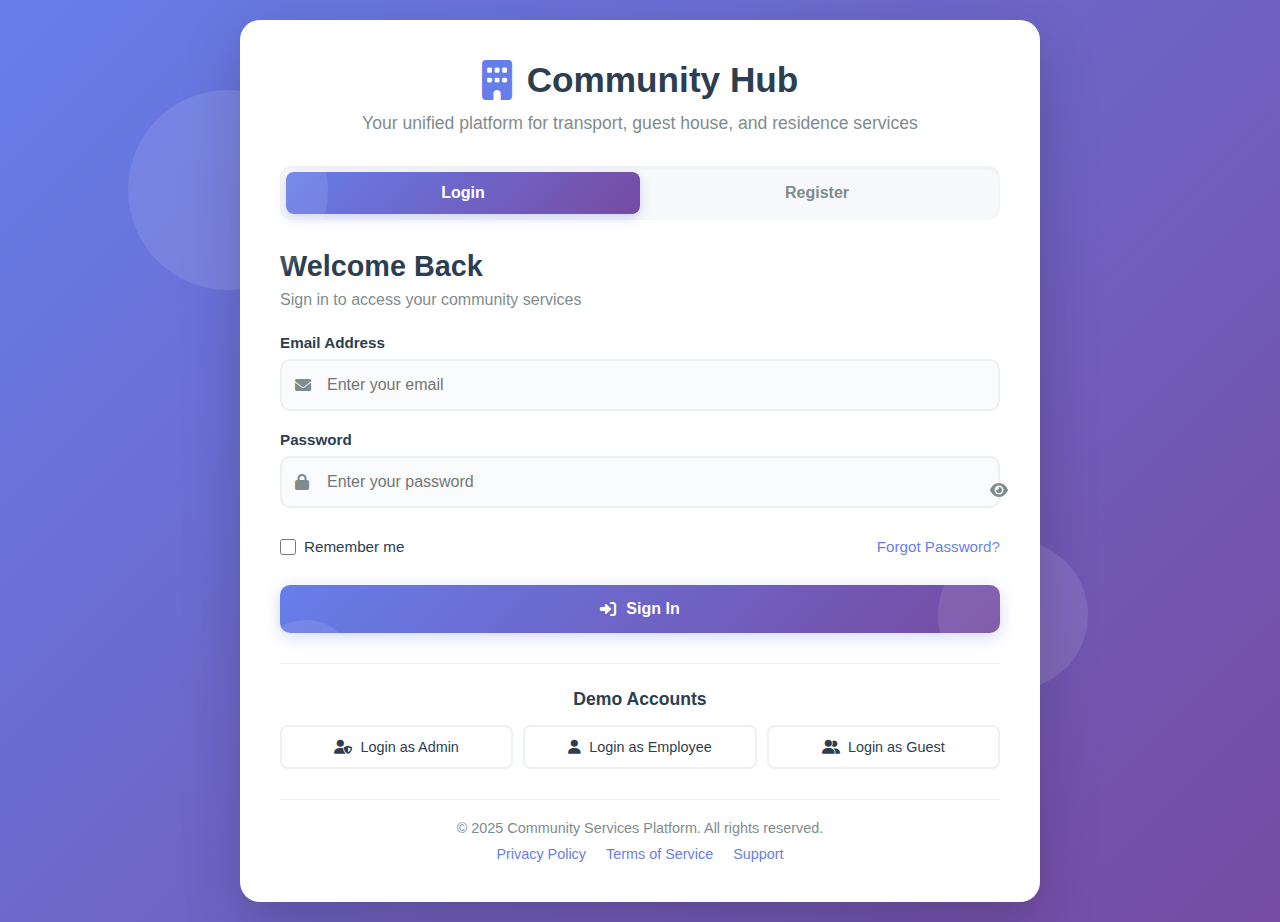
<file: index.html>
<!DOCTYPE html>
<html lang="en">
<head>
    <meta charset="UTF-8">
    <meta name="viewport" content="width=device-width, initial-scale=1.0">
    <title>Community Services Platform</title>
    <link rel="stylesheet" href="styles.css">
    <link href="https://cdnjs.cloudflare.com/ajax/libs/font-awesome/6.0.0/css/all.min.css" rel="stylesheet">
</head>
<body>
    <!-- Top Header -->
    <header class="top-header">
        <div class="header-left">
            <button class="sidebar-toggle" onclick="toggleSidebar()">
                <i class="fas fa-bars"></i>
            </button>
            <div class="logo">
                <i class="fas fa-building"></i>
                <span>Community Hub</span>
            </div>
        </div>
        
        <div class="header-center">
            <div class="global-search">
                <input type="text" placeholder="Search anything..." class="search-input">
                <button class="search-btn">
                    <i class="fas fa-search"></i>
                </button>
            </div>
        </div>
        
        <div class="header-right">
            <!-- Notifications -->
            <div class="notifications-dropdown">
                <button class="notification-btn" onclick="toggleNotifications()">
                    <i class="fas fa-bell"></i>
                    <span class="notification-badge">3</span>
                </button>
                <div class="notifications-panel">
                    <div class="notifications-header">
                        <h4>Notifications</h4>
                        <button class="mark-all-read">Mark all read</button>
                    </div>
                    <div class="notifications-list">
                        <div class="notification-item unread">
                            <div class="notification-icon transport">
                                <i class="fas fa-bus"></i>
                            </div>
                            <div class="notification-content">
                                <p><strong>Transport booking approved</strong></p>
                                <span>Your Route A booking for tomorrow 9:00 AM</span>
                                <time>2 minutes ago</time>
                            </div>
                        </div>
                        <div class="notification-item unread">
                            <div class="notification-icon maintenance">
                                <i class="fas fa-wrench"></i>
                            </div>
                            <div class="notification-content">
                                <p><strong>Maintenance completed</strong></p>
                                <span>Plumbing issue in Apt 204 resolved</span>
                                <time>1 hour ago</time>
                            </div>
                        </div>
                        <div class="notification-item">
                            <div class="notification-icon system">
                                <i class="fas fa-info-circle"></i>
                            </div>
                            <div class="notification-content">
                                <p><strong>System maintenance scheduled</strong></p>
                                <span>Platform will be down for 30 minutes tonight</span>
                                <time>3 hours ago</time>
                            </div>
                        </div>
                    </div>
                    <div class="notifications-footer">
                        <a href="#" class="view-all">View all notifications</a>
                    </div>
                </div>
            </div>
            
            <!-- User Menu -->
            <div class="user-dropdown">
                <button class="user-avatar" onclick="toggleUserMenu()">
                    <div class="user-info">
                        <span class="user-name">John Doe</span>
                        <span class="user-role">Admin</span>
                    </div>
                    <i class="fas fa-user-circle"></i>
                </button>
                <div class="user-menu">
                    <a href="#" onclick="viewProfile()">
                        <i class="fas fa-user"></i> Profile
                    </a>
                    <a href="#" onclick="changePassword()">
                        <i class="fas fa-key"></i> Change Password
                    </a>
                    <a href="#" onclick="logout()">
                        <i class="fas fa-sign-out-alt"></i> Logout
                    </a>
                </div>
            </div>
        </div>
    </header>

    <!-- Sidebar Navigation -->
    <aside class="sidebar">
        <nav class="sidebar-nav">
            <ul class="nav-menu">
                <li class="nav-item" data-roles="admin,employee,guest">
                    <a href="#dashboard" class="nav-link active" data-section="dashboard">
                        <i class="fas fa-tachometer-alt"></i>
                        <span>Dashboard</span>
                    </a>
                </li>
                <li class="nav-item" data-roles="admin,employee">
                    <a href="#transport" class="nav-link" data-section="transport">
                        <i class="fas fa-bus"></i>
                        <span>Transport</span>
                    </a>
                </li>
                <li class="nav-item" data-roles="admin,employee,guest">
                    <a href="#guesthouse" class="nav-link" data-section="guesthouse">
                        <i class="fas fa-bed"></i>
                        <span>Guest House</span>
                    </a>
                </li>
                <li class="nav-item" data-roles="admin,employee">
                    <a href="#services" class="nav-link" data-section="services">
                        <i class="fas fa-tools"></i>
                        <span>Services</span>
                    </a>
                </li>
                
                <!-- Admin Section -->
                <li class="nav-section" data-roles="admin">
                    <div class="section-title">
                        <i class="fas fa-cog"></i>
                        <span>Administration</span>
                    </div>
                </li>
                <li class="nav-item" data-roles="admin">
                    <a href="#overview" class="nav-link" data-section="overview">
                        <i class="fas fa-chart-pie"></i>
                        <span>Overview</span>
                    </a>
                </li>
                <!-- Analytics menu item removed -->
                <li class="nav-item" data-roles="admin">
                    <a href="#tickets" class="nav-link" data-section="tickets">
                        <i class="fas fa-ticket-alt"></i>
                        <span>Tickets & Approvals</span>
                    </a>
                </li>
                <li class="nav-item" data-roles="admin">
                    <a href="#workflow" class="nav-link" data-section="workflow">
                        <i class="fas fa-project-diagram"></i>
                        <span>Workflow Engine</span>
                    </a>
                </li>
                <li class="nav-item" data-roles="admin">
                    <a href="#team-assignment" class="nav-link" data-section="team-assignment">
                        <i class="fas fa-users-cog"></i>
                        <span>Team Assignment</span>
                    </a>
                </li>
                <li class="nav-item" data-roles="admin">
                    <a href="#integrations" class="nav-link" data-section="integrations">
                        <i class="fas fa-plug"></i>
                        <span>Integrations</span>
                    </a>
                </li>
                <li class="nav-item" data-roles="admin">
                    <a href="#users" class="nav-link" data-section="users">
                        <i class="fas fa-users"></i>
                        <span>User Management</span>
                    </a>
                </li>
                <li class="nav-item" data-roles="admin">
                    <a href="#reports" class="nav-link" data-section="reports">
                        <i class="fas fa-file-alt"></i>
                        <span>Reports</span>
                    </a>
                </li>
            </ul>
        </nav>
    </aside>

    <!-- Main Content -->
    <main class="main-content">
        <!-- Dashboard Section -->
        <section id="dashboard" class="content-section active" data-roles="admin,employee,guest">
            <div class="section-header">
                <h1>Dashboard</h1>
                <p>Welcome to your Community Services Platform</p>
            </div>
            
            <div class="dashboard-cards">
                <div class="dashboard-card">
                    <div class="card-icon transport">
                        <i class="fas fa-bus"></i>
                    </div>
                    <div class="card-content">
                        <h3>Transport Services</h3>
                        <p>Book buses, track schedules</p>
                        <div class="card-stats">
                            <span class="stat">3 Active Bookings</span>
                        </div>
                    </div>
                </div>

                <div class="dashboard-card">
                    <div class="card-icon guesthouse">
                        <i class="fas fa-bed"></i>
                    </div>
                    <div class="card-content">
                        <h3>Guest House</h3>
                        <p>Reserve rooms, manage stays</p>
                        <div class="card-stats">
                            <span class="stat">2 Reservations</span>
                        </div>
                    </div>
                </div>

                <div class="dashboard-card">
                    <div class="card-icon services">
                        <i class="fas fa-tools"></i>
                    </div>
                    <div class="card-content">
                        <h3>Residence Services</h3>
                        <p>Maintenance requests</p>
                        <div class="card-stats">
                            <span class="stat">1 Pending Request</span>
                        </div>
                    </div>
                </div>

                <!-- Analytics dashboard card removed -->
            </div>

            <div class="recent-activity">
                <h3>Recent Activity</h3>
                <div class="activity-list">
                    <div class="activity-item">
                        <div class="activity-icon transport">
                            <i class="fas fa-bus"></i>
                        </div>
                        <div class="activity-content">
                            <p><strong>Bus booking confirmed</strong> for Route A - Tomorrow 9:00 AM</p>
                            <span class="activity-time">2 hours ago</span>
                        </div>
                    </div>
                    <div class="activity-item">
                        <div class="activity-icon maintenance">
                            <i class="fas fa-wrench"></i>
                        </div>
                        <div class="activity-content">
                            <p><strong>Plumbing service</strong> completed in Apartment 204</p>
                            <span class="activity-time">1 day ago</span>
                        </div>
                    </div>
                    <div class="activity-item">
                        <div class="activity-icon guesthouse">
                            <i class="fas fa-bed"></i>
                        </div>
                        <div class="activity-content">
                            <p><strong>Guest room reserved</strong> for visitor John Smith</p>
                            <span class="activity-time">2 days ago</span>
                        </div>
                    </div>
                </div>
            </div>
        </section>

        <!-- Transport Section -->
        <section id="transport" class="content-section" data-roles="admin,employee">
            <div class="section-header">
                <h1>Transport Services</h1>
                <p>Book buses and manage your transportation needs</p>
            </div>

            <div class="transport-tabs">
                <button class="tab-btn active" data-tab="booking">Book Transport</button>
                <button class="tab-btn" data-tab="schedule">Schedule</button>
                <button class="tab-btn" data-tab="mybookings">My Bookings</button>
            </div>

            <!-- Booking Tab -->
            <div id="booking" class="tab-content active">
                <div class="booking-form">
                    <h3>New Booking</h3>
                    <form class="form-grid">
                        <div class="form-group">
                            <label>From</label>
                            <select>
                                <option>Office Campus</option>
                                <option>Residential Area A</option>
                                <option>Residential Area B</option>
                                <option>City Center</option>
                            </select>
                        </div>
                        <div class="form-group">
                            <label>To</label>
                            <select>
                                <option>City Center</option>
                                <option>Office Campus</option>
                                <option>Residential Area A</option>
                                <option>Residential Area B</option>
                            </select>
                        </div>
                        <div class="form-group">
                            <label>Date</label>
                            <input type="date" value="2025-10-04">
                        </div>
                        <div class="form-group">
                            <label>Time</label>
                            <select>
                                <option>08:00 AM</option>
                                <option>09:00 AM</option>
                                <option>10:00 AM</option>
                                <option>05:00 PM</option>
                                <option>06:00 PM</option>
                            </select>
                        </div>
                        <div class="form-group">
                            <label>Passengers</label>
                            <input type="number" value="1" min="1" max="4">
                        </div>
                        <div class="form-group">
                            <label>Type</label>
                            <select>
                                <option>Regular Bus</option>
                                <option>Express Bus</option>
                                <option>Shuttle</option>
                            </select>
                        </div>
                    </form>
                    <button class="btn btn-primary">Book Now</button>
                </div>

                <div class="available-routes">
                    <h3>Available Routes</h3>
                    <div class="routes-grid">
                        <div class="route-card">
                            <div class="route-info">
                                <h4>Route A</h4>
                                <p>Office Campus ↔ City Center</p>
                                <span class="route-time">30 min journey</span>
                            </div>
                            <div class="route-schedule">
                                <span>Next: 9:00 AM</span>
                                <span class="seats">12 seats available</span>
                            </div>
                        </div>
                        <div class="route-card">
                            <div class="route-info">
                                <h4>Route B</h4>
                                <p>Residential Area A ↔ Office</p>
                                <span class="route-time">25 min journey</span>
                            </div>
                            <div class="route-schedule">
                                <span>Next: 9:15 AM</span>
                                <span class="seats">8 seats available</span>
                            </div>
                        </div>
                    </div>
                </div>
            </div>

            <!-- Schedule Tab -->
            <div id="schedule" class="tab-content">
                <div class="schedule-container">
                    <h3>Bus Schedule</h3>
                    <div class="schedule-table">
                        <table>
                            <thead>
                                <tr>
                                    <th>Route</th>
                                    <th>Departure</th>
                                    <th>Arrival</th>
                                    <th>Duration</th>
                                    <th>Available Seats</th>
                                    <th>Action</th>
                                </tr>
                            </thead>
                            <tbody>
                                <tr>
                                    <td>Route A - Office to City</td>
                                    <td>08:00 AM</td>
                                    <td>08:30 AM</td>
                                    <td>30 min</td>
                                    <td><span class="seats-available">15</span></td>
                                    <td><button class="btn btn-sm">Book</button></td>
                                </tr>
                                <tr>
                                    <td>Route B - Residential A</td>
                                    <td>08:15 AM</td>
                                    <td>08:40 AM</td>
                                    <td>25 min</td>
                                    <td><span class="seats-available">8</span></td>
                                    <td><button class="btn btn-sm">Book</button></td>
                                </tr>
                                <tr>
                                    <td>Route A - City to Office</td>
                                    <td>05:30 PM</td>
                                    <td>06:00 PM</td>
                                    <td>30 min</td>
                                    <td><span class="seats-limited">3</span></td>
                                    <td><button class="btn btn-sm">Book</button></td>
                                </tr>
                            </tbody>
                        </table>
                    </div>
                </div>
            </div>

            <!-- My Bookings Tab -->
            <div id="mybookings" class="tab-content">
                <div class="bookings-container">
                    <h3>My Bookings</h3>
                    <div class="bookings-list">
                        <div class="booking-item confirmed">
                            <div class="booking-info">
                                <h4>Route A - Office to City Center</h4>
                                <p>Tomorrow, Oct 4, 2025 at 9:00 AM</p>
                                <span class="booking-id">Booking #TR001</span>
                            </div>
                            <div class="booking-status">
                                <span class="status confirmed">Confirmed</span>
                                <button class="btn btn-sm btn-outline">Cancel</button>
                            </div>
                        </div>
                        <div class="booking-item pending">
                            <div class="booking-info">
                                <h4>Route B - Residential A to Office</h4>
                                <p>Oct 6, 2025 at 8:15 AM</p>
                                <span class="booking-id">Booking #TR002</span>
                            </div>
                            <div class="booking-status">
                                <span class="status pending">Pending</span>
                                <button class="btn btn-sm btn-outline">Modify</button>
                            </div>
                        </div>
                    </div>
                </div>
            </div>
        </section>

        <!-- Guest House Section -->
        <section id="guesthouse" class="content-section" data-roles="admin,employee,guest">
            <div class="section-header">
                <h1>Guest House Services</h1>
                <p>Reserve rooms and manage guest accommodations</p>
            </div>

            <div class="guesthouse-tabs">
                <button class="tab-btn active" data-tab="rooms">Available Rooms</button>
                <button class="tab-btn" data-tab="reservations">My Reservations</button>
                <button class="tab-btn" data-tab="visitors">Visitor Management</button>
            </div>

            <!-- Available Rooms Tab -->
            <div id="rooms" class="tab-content active">
                <div class="room-filters">
                    <div class="filter-group">
                        <label>Check-in Date</label>
                        <input type="date" value="2025-10-05">
                    </div>
                    <div class="filter-group">
                        <label>Check-out Date</label>
                        <input type="date" value="2025-10-07">
                    </div>
                    <div class="filter-group">
                        <label>Room Type</label>
                        <select>
                            <option>All Types</option>
                            <option>Single Room</option>
                            <option>Double Room</option>
                            <option>Suite</option>
                        </select>
                    </div>
                    <button class="btn btn-primary">Search</button>
                </div>

                <div class="rooms-grid">
                    <div class="room-card">
                        <div class="room-image">
                            <i class="fas fa-bed"></i>
                        </div>
                        <div class="room-details">
                            <h4>Standard Single Room</h4>
                            <p>Comfortable single occupancy room with basic amenities</p>
                            <div class="room-features">
                                <span><i class="fas fa-wifi"></i> WiFi</span>
                                <span><i class="fas fa-tv"></i> TV</span>
                                <span><i class="fas fa-snowflake"></i> AC</span>
                            </div>
                            <div class="room-price">₹800/night</div>
                        </div>
                        <div class="room-actions">
                            <span class="availability available">Available</span>
                            <button class="btn btn-primary">Reserve</button>
                        </div>
                    </div>

                    <div class="room-card">
                        <div class="room-image">
                            <i class="fas fa-bed"></i>
                        </div>
                        <div class="room-details">
                            <h4>Deluxe Double Room</h4>
                            <p>Spacious double occupancy room with premium amenities</p>
                            <div class="room-features">
                                <span><i class="fas fa-wifi"></i> WiFi</span>
                                <span><i class="fas fa-tv"></i> TV</span>
                                <span><i class="fas fa-snowflake"></i> AC</span>
                                <span><i class="fas fa-coffee"></i> Mini Bar</span>
                            </div>
                            <div class="room-price">₹1200/night</div>
                        </div>
                        <div class="room-actions">
                            <span class="availability limited">2 Left</span>
                            <button class="btn btn-primary">Reserve</button>
                        </div>
                    </div>

                    <div class="room-card">
                        <div class="room-image">
                            <i class="fas fa-bed"></i>
                        </div>
                        <div class="room-details">
                            <h4>Executive Suite</h4>
                            <p>Luxury suite with separate living area and premium services</p>
                            <div class="room-features">
                                <span><i class="fas fa-wifi"></i> WiFi</span>
                                <span><i class="fas fa-tv"></i> Smart TV</span>
                                <span><i class="fas fa-snowflake"></i> Climate Control</span>
                                <span><i class="fas fa-concierge-bell"></i> Room Service</span>
                            </div>
                            <div class="room-price">₹2000/night</div>
                        </div>
                        <div class="room-actions">
                            <span class="availability unavailable">Occupied</span>
                            <button class="btn btn-disabled" disabled>Unavailable</button>
                        </div>
                    </div>
                </div>
            </div>

            <!-- My Reservations Tab -->
            <div id="reservations" class="tab-content">
                <div class="reservations-container">
                    <h3>My Reservations</h3>
                    <div class="reservations-list">
                        <div class="reservation-item">
                            <div class="reservation-info">
                                <h4>Standard Single Room</h4>
                                <p>Check-in: Oct 5, 2025 | Check-out: Oct 7, 2025</p>
                                <p>Guest: John Smith (Visitor)</p>
                                <span class="reservation-id">Reservation #GH001</span>
                            </div>
                            <div class="reservation-status">
                                <span class="status confirmed">Confirmed</span>
                                <div class="reservation-actions">
                                    <button class="btn btn-sm">Modify</button>
                                    <button class="btn btn-sm btn-outline">Cancel</button>
                                </div>
                            </div>
                        </div>
                    </div>
                </div>
            </div>

            <!-- Visitor Management Tab -->
            <div id="visitors" class="tab-content">
                <div class="visitor-form">
                    <h3>Register New Visitor</h3>
                    <form class="form-grid">
                        <div class="form-group">
                            <label>Visitor Name</label>
                            <input type="text" placeholder="Enter visitor name">
                        </div>
                        <div class="form-group">
                            <label>Contact Number</label>
                            <input type="tel" placeholder="Enter phone number">
                        </div>
                        <div class="form-group">
                            <label>Purpose of Visit</label>
                            <select>
                                <option>Business Meeting</option>
                                <option>Training</option>
                                <option>Conference</option>
                                <option>Personal</option>
                            </select>
                        </div>
                        <div class="form-group">
                            <label>Host Employee</label>
                            <input type="text" placeholder="Employee name/ID">
                        </div>
                        <div class="form-group">
                            <label>Expected Duration</label>
                            <select>
                                <option>1 Day</option>
                                <option>2-3 Days</option>
                                <option>1 Week</option>
                                <option>More than 1 Week</option>
                            </select>
                        </div>
                        <div class="form-group">
                            <label>Security Clearance</label>
                            <select>
                                <option>Standard</option>
                                <option>Enhanced</option>
                                <option>Restricted Area Access</option>
                            </select>
                        </div>
                    </form>
                    <button class="btn btn-primary">Register Visitor</button>
                </div>
            </div>
        </section>

        <!-- Services Section -->
        <section id="services" class="content-section" data-roles="admin,employee">
            <div class="section-header">
                <h1>Residence Services</h1>
                <p>Request maintenance and home services</p>
            </div>

            <div class="services-grid">
                <div class="service-category">
                    <div class="category-header">
                        <i class="fas fa-wrench"></i>
                        <h3>Plumbing Services</h3>
                    </div>
                    <div class="service-items">
                        <div class="service-item">
                            <span>Pipe Repair</span>
                            <button class="btn btn-sm" onclick="openServiceRequestModal('Plumbing - Pipe Repair')">Request</button>
                        </div>
                        <div class="service-item">
                            <span>Drain Cleaning</span>
                            <button class="btn btn-sm" onclick="openServiceRequestModal('Plumbing - Drain Cleaning')">Request</button>
                        </div>
                        <div class="service-item">
                            <span>Faucet Installation</span>
                            <button class="btn btn-sm" onclick="openServiceRequestModal('Plumbing - Faucet Installation')">Request</button>
                        </div>
                    </div>
                </div>

                <div class="service-category">
                    <div class="category-header">
                        <i class="fas fa-bolt"></i>
                        <h3>Electrical Services</h3>
                    </div>
                    <div class="service-items">
                        <div class="service-item">
                            <span>Light Fixture Repair</span>
                            <button class="btn btn-sm" onclick="openServiceRequestModal('Electrical - Light Fixture Repair')">Request</button>
                        </div>
                        <div class="service-item">
                            <span>Socket Installation</span>
                            <button class="btn btn-sm" onclick="openServiceRequestModal('Electrical - Socket Installation')">Request</button>
                        </div>
                        <div class="service-item">
                            <span>Wiring Issues</span>
                            <button class="btn btn-sm" onclick="openServiceRequestModal('Electrical - Wiring Issues')">Request</button>
                        </div>
                    </div>
                </div>

                <div class="service-category">
                    <div class="category-header">
                        <i class="fas fa-hammer"></i>
                        <h3>Carpentry Services</h3>
                    </div>
                    <div class="service-items">
                        <div class="service-item">
                            <span>Furniture Repair</span>
                            <button class="btn btn-sm" onclick="openServiceRequestModal('Carpentry - Furniture Repair')">Request</button>
                        </div>
                        <div class="service-item">
                            <span>Door/Window Fix</span>
                            <button class="btn btn-sm" onclick="openServiceRequestModal('Carpentry - Door/Window Fix')">Request</button>
                        </div>
                        <div class="service-item">
                            <span>Custom Shelving</span>
                            <button class="btn btn-sm" onclick="openServiceRequestModal('Carpentry - Custom Shelving')">Request</button>
                        </div>
                    </div>
                </div>
            </div>

            <div class="service-requests">
                <h3>My Service Requests</h3>
                <div class="requests-list">
                    <div class="request-item in-progress">
                        <div class="request-info">
                            <h4>Plumbing - Pipe Repair</h4>
                            <p>Kitchen sink pipe leakage in Apt 204</p>
                            <span class="request-id">Request #SR001</span>
                        </div>
                        <div class="request-status">
                            <span class="status in-progress">In Progress</span>
                            <span class="request-date">Oct 2, 2025</span>
                        </div>
                    </div>
                    <div class="request-item completed">
                        <div class="request-info">
                            <h4>Electrical - Light Fixture</h4>
                            <p>Bedroom ceiling light not working</p>
                            <span class="request-id">Request #SR002</span>
                        </div>
                        <div class="request-status">
                            <span class="status completed">Completed</span>
                            <span class="request-date">Sep 28, 2025</span>
                        </div>
                    </div>
                </div>
            </div>

            <!-- Service Request Modal -->
            <div id="serviceRequestModal" class="modal">
                <div class="modal-content">
                    <div class="modal-header">
                        <h3 id="modalServiceTitle">Request Service</h3>
                        <span class="modal-close">&times;</span>
                    </div>
                    <div class="modal-body">
                        <form id="serviceRequestForm" class="service-request-form">
                            <div class="form-section">
                                <h4>Service Details</h4>
                                <div class="form-group">
                                    <label for="serviceType">Service Type</label>
                                    <input type="text" id="serviceType" name="serviceType" readonly>
                                </div>
                                <div class="form-group">
                                    <label for="problemDescription">Problem Description *</label>
                                    <textarea id="problemDescription" name="problemDescription" rows="4" 
                                              placeholder="Please describe the issue in detail..." required></textarea>
                                </div>
                                <div class="form-group">
                                    <label for="urgencyLevel">Urgency Level</label>
                                    <select id="urgencyLevel" name="urgencyLevel" required>
                                        <option value="">Select urgency level</option>
                                        <option value="low">Low - Can wait a few days</option>
                                        <option value="medium">Medium - Within 24-48 hours</option>
                                        <option value="high">High - Within 24 hours</option>
                                        <option value="emergency">Emergency - Immediate attention</option>
                                    </select>
                                </div>
                            </div>

                            <div class="form-section">
                                <h4>Residence Details</h4>
                                <div class="form-row">
                                    <div class="form-group">
                                        <label for="buildingName">Building/Block *</label>
                                        <select id="buildingName" name="buildingName" required>
                                            <option value="">Select building</option>
                                            <option value="Block A">Block A</option>
                                            <option value="Block B">Block B</option>
                                            <option value="Block C">Block C</option>
                                            <option value="Tower 1">Tower 1</option>
                                            <option value="Tower 2">Tower 2</option>
                                        </select>
                                    </div>
                                    <div class="form-group">
                                        <label for="apartmentNumber">Apartment/Unit Number *</label>
                                        <input type="text" id="apartmentNumber" name="apartmentNumber" 
                                               placeholder="e.g., 204, A-101" required>
                                    </div>
                                </div>
                                <div class="form-row">
                                    <div class="form-group">
                                        <label for="residentName">Resident Name *</label>
                                        <input type="text" id="residentName" name="residentName" 
                                               placeholder="Your full name" required>
                                    </div>
                                    <div class="form-group">
                                        <label for="contactNumber">Contact Number *</label>
                                        <input type="tel" id="contactNumber" name="contactNumber" 
                                               placeholder="Your phone number" required>
                                    </div>
                                </div>
                                <div class="form-group">
                                    <label for="alternateContact">Alternate Contact</label>
                                    <input type="tel" id="alternateContact" name="alternateContact" 
                                           placeholder="Alternate phone number (optional)">
                                </div>
                            </div>

                            <div class="form-section">
                                <h4>Additional Information</h4>
                                <div class="form-group">
                                    <label for="preferredTime">Preferred Service Time</label>
                                    <select id="preferredTime" name="preferredTime">
                                        <option value="">No preference</option>
                                        <option value="morning">Morning (9 AM - 12 PM)</option>
                                        <option value="afternoon">Afternoon (12 PM - 4 PM)</option>
                                        <option value="evening">Evening (4 PM - 7 PM)</option>
                                    </select>
                                </div>
                                <div class="form-group">
                                    <label for="accessInstructions">Access Instructions</label>
                                    <textarea id="accessInstructions" name="accessInstructions" rows="2" 
                                              placeholder="Any special instructions for accessing your residence..."></textarea>
                                </div>
                            </div>

                            <div class="form-actions">
                                <button type="button" class="btn btn-outline" onclick="closeServiceRequestModal()">Cancel</button>
                                <button type="submit" class="btn btn-primary">Submit Request</button>
                            </div>
                        </form>
                    </div>
                </div>
            </div>
        </section>

        <!-- Overview Section -->
        <section id="overview" class="content-section" data-roles="admin">
            <div class="section-header">
                <h1>System Overview</h1>
                <p>System administration and monitoring</p>
            </div>
                <div class="admin-stats">
                    <div class="stat-card">
                        <div class="stat-icon">
                            <i class="fas fa-users"></i>
                        </div>
                        <div class="stat-info">
                            <h3>1,247</h3>
                            <p>Total Users</p>
                        </div>
                    </div>
                    <div class="stat-card">
                        <div class="stat-icon">
                            <i class="fas fa-bus"></i>
                        </div>
                        <div class="stat-info">
                            <h3>89</h3>
                            <p>Active Bookings</p>
                        </div>
                    </div>
                    <div class="stat-card">
                        <div class="stat-icon">
                            <i class="fas fa-bed"></i>
                        </div>
                        <div class="stat-info">
                            <h3>23</h3>
                            <p>Room Reservations</p>
                        </div>
                    </div>
                    <div class="stat-card">
                        <div class="stat-icon">
                            <i class="fas fa-tools"></i>
                        </div>
                        <div class="stat-info">
                            <h3>15</h3>
                            <p>Service Requests</p>
                        </div>
                    </div>
                </div>

                <div class="system-health">
                    <h3>System Health</h3>
                    <div class="health-indicators">
                        <div class="health-item">
                            <span class="health-label">Transport System</span>
                            <div class="health-bar">
                                <div class="health-fill" style="width: 95%"></div>
                            </div>
                            <span class="health-status good">95%</span>
                        </div>
                        <div class="health-item">
                            <span class="health-label">Guest House System</span>
                            <div class="health-bar">
                                <div class="health-fill" style="width: 88%"></div>
                            </div>
                            <span class="health-status good">88%</span>
                        </div>
                        <div class="health-item">
                            <span class="health-label">Service Requests</span>
                            <div class="health-bar">
                                <div class="health-fill" style="width: 92%"></div>
                            </div>
                            <span class="health-status good">92%</span>
                        </div>
                    </div>
                </div>
            </div>

        </section>

        <!-- Analytics Section Removed -->

        <!-- Tickets Section -->
        <section id="tickets" class="content-section" data-roles="admin">
            <div class="section-header">
                <h1>Tickets & Approvals</h1>
                <p>Manage pending requests and approvals</p>
            </div>
                <div class="tickets-container">
                    <div class="tickets-header">
                        <h3>Pending Approvals & Tickets</h3>
                        <div class="ticket-filters">
                            <select id="ticketTypeFilter">
                                <option value="all">All Types</option>
                                <option value="registration">User Registration</option>
                                <option value="transport">Transport Booking</option>
                                <option value="guesthouse">Guest House</option>
                                <option value="maintenance">Maintenance Request</option>
                            </select>
                            <select id="ticketStatusFilter">
                                <option value="pending">Pending</option>
                                <option value="in-review">In Review</option>
                                <option value="approved">Approved</option>
                                <option value="rejected">Rejected</option>
                                <option value="assigned">Assigned</option>
                            </select>
                        </div>
                    </div>

                    <div class="tickets-list">
                        <!-- User Registration Tickets -->
                        <div class="ticket-item priority-high" data-ticket="REG001">
                            <div class="ticket-header">
                                <div class="ticket-info">
                                    <h4>Employee Registration - John Smith</h4>
                                    <span class="ticket-id">Ticket #REG001</span>
                                    <span class="ticket-type registration">Registration</span>
                                </div>
                                <div class="ticket-status">
                                    <span class="status pending">Pending Approval</span>
                                    <span class="ticket-date">Oct 3, 2025 - 2:30 PM</span>
                                </div>
                            </div>
                            <div class="ticket-details">
                                <div class="detail-grid">
                                    <div class="detail-item">
                                        <strong>Employee ID:</strong> EMP12345
                                    </div>
                                    <div class="detail-item">
                                        <strong>Department:</strong> Engineering
                                    </div>
                                    <div class="detail-item">
                                        <strong>Manager:</strong> Sarah Johnson
                                    </div>
                                    <div class="detail-item">
                                        <strong>Email:</strong> john.smith@company.com
                                    </div>
                                </div>
                                <div class="services-requested">
                                    <strong>Services Requested:</strong>
                                    <span class="service-tag">Transport</span>
                                    <span class="service-tag">Guest House</span>
                                </div>
                            </div>
                            <div class="ticket-actions">
                                <button class="btn btn-sm btn-success" onclick="approveTicket('REG001')">Approve</button>
                                <button class="btn btn-sm btn-outline" onclick="rejectTicket('REG001')">Reject</button>
                                <button class="btn btn-sm" onclick="openTicketDetails('REG001')">View Details</button>
                            </div>
                        </div>

                        <!-- Transport Booking Ticket -->
                        <div class="ticket-item priority-medium" data-ticket="TRN002">
                            <div class="ticket-header">
                                <div class="ticket-info">
                                    <h4>Transport Booking - Route A</h4>
                                    <span class="ticket-id">Ticket #TRN002</span>
                                    <span class="ticket-type transport">Transport</span>
                                </div>
                                <div class="ticket-status">
                                    <span class="status approved">Approved</span>
                                    <span class="ticket-date">Oct 3, 2025 - 1:15 PM</span>
                                </div>
                            </div>
                            <div class="ticket-details">
                                <div class="detail-grid">
                                    <div class="detail-item">
                                        <strong>Requested by:</strong> Jane Doe (EMP67890)
                                    </div>
                                    <div class="detail-item">
                                        <strong>Route:</strong> Office Campus to City Center
                                    </div>
                                    <div class="detail-item">
                                        <strong>Date/Time:</strong> Oct 4, 2025 - 9:00 AM
                                    </div>
                                    <div class="detail-item">
                                        <strong>Passengers:</strong> 2
                                    </div>
                                </div>
                            </div>
                            <div class="ticket-actions">
                                <button class="btn btn-sm" onclick="assignToTeam('TRN002', 'transport')">Assign to Transport Team</button>
                                <button class="btn btn-sm" onclick="openTicketDetails('TRN002')">View Details</button>
                            </div>
                        </div>

                        <!-- Guest Registration Ticket -->
                        <div class="ticket-item priority-high" data-ticket="GST003">
                            <div class="ticket-header">
                                <div class="ticket-info">
                                    <h4>Guest Registration - Michael Brown</h4>
                                    <span class="ticket-id">Ticket #GST003</span>
                                    <span class="ticket-type guesthouse">Guest House</span>
                                </div>
                                <div class="ticket-status">
                                    <span class="status in-review">In Review</span>
                                    <span class="ticket-date">Oct 3, 2025 - 11:45 AM</span>
                                </div>
                            </div>
                            <div class="ticket-details">
                                <div class="detail-grid">
                                    <div class="detail-item">
                                        <strong>Guest Name:</strong> Michael Brown
                                    </div>
                                    <div class="detail-item">
                                        <strong>Host Employee:</strong> Alice Wilson (EMP54321)
                                    </div>
                                    <div class="detail-item">
                                        <strong>Purpose:</strong> Business Meeting
                                    </div>
                                    <div class="detail-item">
                                        <strong>Duration:</strong> 2-3 Days
                                    </div>
                                    <div class="detail-item">
                                        <strong>Arrival:</strong> Oct 5, 2025
                                    </div>
                                    <div class="detail-item">
                                        <strong>Organization:</strong> Tech Solutions Inc.
                                    </div>
                                </div>
                                <div class="services-requested">
                                    <strong>Services Requested:</strong>
                                    <span class="service-tag">Guest House</span>
                                    <span class="service-tag">Transport</span>
                                </div>
                            </div>
                            <div class="ticket-actions">
                                <button class="btn btn-sm btn-success" onclick="approveTicket('GST003')">Approve</button>
                                <button class="btn btn-sm btn-outline" onclick="rejectTicket('GST003')">Reject</button>
                                <button class="btn btn-sm" onclick="requestMoreInfo('GST003')">Request Info</button>
                                <button class="btn btn-sm" onclick="openTicketDetails('GST003')">View Details</button>
                            </div>
                        </div>

                        <!-- Maintenance Request Ticket -->
                        <div class="ticket-item priority-urgent" data-ticket="MNT004">
                            <div class="ticket-header">
                                <div class="ticket-info">
                                    <h4>Plumbing Emergency - Apt 204</h4>
                                    <span class="ticket-id">Ticket #MNT004</span>
                                    <span class="ticket-type maintenance">Maintenance</span>
                                </div>
                                <div class="ticket-status">
                                    <span class="status assigned">Assigned</span>
                                    <span class="ticket-date">Oct 3, 2025 - 9:30 AM</span>
                                </div>
                            </div>
                            <div class="ticket-details">
                                <div class="detail-grid">
                                    <div class="detail-item">
                                        <strong>Requested by:</strong> Robert Chen (EMP11111)
                                    </div>
                                    <div class="detail-item">
                                        <strong>Location:</strong> Residential Area A - Apt 204
                                    </div>
                                    <div class="detail-item">
                                        <strong>Issue:</strong> Kitchen sink pipe burst
                                    </div>
                                    <div class="detail-item">
                                        <strong>Assigned to:</strong> Plumbing Team - John Martinez
                                    </div>
                                </div>
                            </div>
                            <div class="ticket-actions">
                                <button class="btn btn-sm" onclick="updateTicketStatus('MNT004', 'in-progress')">Mark In Progress</button>
                                <button class="btn btn-sm" onclick="openTicketDetails('MNT004')">View Details</button>
                            </div>
                        </div>
                    </div>
                </div>
            </div>

        </section>

        <!-- Workflow Section -->
        <section id="workflow" class="content-section" data-roles="admin">
            <div class="section-header">
                <h1>Workflow Engine</h1>
                <p>Configure and manage approval workflows</p>
            </div>
                <div class="workflow-container">
                    <div class="workflow-header">
                        <h3>Workflow Engine Configuration</h3>
                        <button class="btn btn-primary" onclick="openCreateWorkflowModal()">
                            <i class="fas fa-plus"></i> Create New Workflow
                        </button>
                    </div>

                    <!-- Workflow Templates -->
                    <div class="workflow-templates">
                        <h4>Workflow Templates</h4>
                        <div class="templates-grid">
                            <div class="template-card">
                                <div class="template-header">
                                    <h5>Employee Registration Approval</h5>
                                    <span class="template-status active">Active</span>
                                </div>
                                <div class="template-flow">
                                    <div class="flow-step">
                                        <span class="step-number">1</span>
                                        <span class="step-name">HR Review</span>
                                    </div>
                                    <i class="fas fa-arrow-right"></i>
                                    <div class="flow-step">
                                        <span class="step-number">2</span>
                                        <span class="step-name">Manager Approval</span>
                                    </div>
                                    <i class="fas fa-arrow-right"></i>
                                    <div class="flow-step">
                                        <span class="step-number">3</span>
                                        <span class="step-name">Admin Final</span>
                                    </div>
                                </div>
                                <div class="template-actions">
                                    <button class="btn btn-sm">Edit</button>
                                    <button class="btn btn-sm btn-outline">Clone</button>
                                </div>
                            </div>

                            <div class="template-card">
                                <div class="template-header">
                                    <h5>High-Value Service Request</h5>
                                    <span class="template-status active">Active</span>
                                </div>
                                <div class="template-flow">
                                    <div class="flow-step">
                                        <span class="step-number">1</span>
                                        <span class="step-name">Dept. Head</span>
                                    </div>
                                    <i class="fas fa-arrow-right"></i>
                                    <div class="flow-step">
                                        <span class="step-number">2</span>
                                        <span class="step-name">Finance</span>
                                    </div>
                                    <i class="fas fa-arrow-right"></i>
                                    <div class="flow-step">
                                        <span class="step-number">3</span>
                                        <span class="step-name">Procurement</span>
                                    </div>
                                </div>
                                <div class="template-actions">
                                    <button class="btn btn-sm">Edit</button>
                                    <button class="btn btn-sm btn-outline">Clone</button>
                                </div>
                            </div>

                            <div class="template-card">
                                <div class="template-header">
                                    <h5>Emergency Maintenance</h5>
                                    <span class="template-status active">Active</span>
                                </div>
                                <div class="template-flow">
                                    <div class="flow-step">
                                        <span class="step-number">1</span>
                                        <span class="step-name">Auto-Approve</span>
                                    </div>
                                    <i class="fas fa-arrow-right"></i>
                                    <div class="flow-step">
                                        <span class="step-number">2</span>
                                        <span class="step-name">Assign Team</span>
                                    </div>
                                </div>
                                <div class="template-actions">
                                    <button class="btn btn-sm">Edit</button>
                                    <button class="btn btn-sm btn-outline">Clone</button>
                                </div>
                            </div>
                        </div>
                    </div>

                    <!-- SLA Configuration -->
                    <div class="sla-configuration">
                        <h4>SLA Management</h4>
                        <div class="sla-grid">
                            <div class="sla-card">
                                <div class="sla-header">
                                    <h5>Transport Booking</h5>
                                    <span class="sla-status meeting">Meeting SLA</span>
                                </div>
                                <div class="sla-metrics">
                                    <div class="sla-metric">
                                        <span class="metric-label">Response Time</span>
                                        <span class="metric-value">2 hours</span>
                                    </div>
                                    <div class="sla-metric">
                                        <span class="metric-label">Resolution Time</span>
                                        <span class="metric-value">4 hours</span>
                                    </div>
                                    <div class="sla-metric">
                                        <span class="metric-label">Current Avg</span>
                                        <span class="metric-value">1.8 hours</span>
                                    </div>
                                </div>
                            </div>

                            <div class="sla-card">
                                <div class="sla-header">
                                    <h5>Maintenance Request</h5>
                                    <span class="sla-status warning">At Risk</span>
                                </div>
                                <div class="sla-metrics">
                                    <div class="sla-metric">
                                        <span class="metric-label">Response Time</span>
                                        <span class="metric-value">4 hours</span>
                                    </div>
                                    <div class="sla-metric">
                                        <span class="metric-label">Resolution Time</span>
                                        <span class="metric-value">24 hours</span>
                                    </div>
                                    <div class="sla-metric">
                                        <span class="metric-label">Current Avg</span>
                                        <span class="metric-value">22.5 hours</span>
                                    </div>
                                </div>
                            </div>

                            <div class="sla-card">
                                <div class="sla-header">
                                    <h5>Guest Registration</h5>
                                    <span class="sla-status meeting">Meeting SLA</span>
                                </div>
                                <div class="sla-metrics">
                                    <div class="sla-metric">
                                        <span class="metric-label">Response Time</span>
                                        <span class="metric-value">1 hour</span>
                                    </div>
                                    <div class="sla-metric">
                                        <span class="metric-label">Resolution Time</span>
                                        <span class="metric-value">8 hours</span>
                                    </div>
                                    <div class="sla-metric">
                                        <span class="metric-label">Current Avg</span>
                                        <span class="metric-value">6.2 hours</span>
                                    </div>
                                </div>
                            </div>
                        </div>
                    </div>

                    <!-- Escalation Rules -->
                    <div class="escalation-rules">
                        <h4>Escalation Rules</h4>
                        <div class="rules-list">
                            <div class="rule-item">
                                <div class="rule-info">
                                    <h5>Overdue Approval Escalation</h5>
                                    <p>If approval pending > 24 hours, escalate to department head</p>
                                </div>
                                <div class="rule-status">
                                    <span class="status active">Active</span>
                                    <button class="btn btn-sm">Edit</button>
                                </div>
                            </div>

                            <div class="rule-item">
                                <div class="rule-info">
                                    <h5>High Priority Auto-Route</h5>
                                    <p>Emergency requests bypass normal approval and go directly to teams</p>
                                </div>
                                <div class="rule-status">
                                    <span class="status active">Active</span>
                                    <button class="btn btn-sm">Edit</button>
                                </div>
                            </div>

                            <div class="rule-item">
                                <div class="rule-info">
                                    <h5>Weekend Approval Delegation</h5>
                                    <p>Weekend requests automatically delegate to on-call approvers</p>
                                </div>
                                <div class="rule-status">
                                    <span class="status inactive">Inactive</span>
                                    <button class="btn btn-sm">Edit</button>
                                </div>
                            </div>
                        </div>
                    </div>
                </div>
            </div>

            <!-- Create New Workflow Modal -->
            <div id="createWorkflowModal" class="modal">
                <div class="modal-content workflow-modal">
                    <div class="modal-header">
                        <h3>Create New Workflow</h3>
                        <span class="modal-close">&times;</span>
                    </div>
                    <div class="modal-body">
                        <form id="createWorkflowForm" class="workflow-form">
                            <!-- Basic Information -->
                            <div class="form-section">
                                <h4>Basic Information</h4>
                                <div class="form-row">
                                    <div class="form-group">
                                        <label for="workflowName">Workflow Name *</label>
                                        <input type="text" id="workflowName" name="workflowName" 
                                               placeholder="e.g., Employee Onboarding Approval" required>
                                    </div>
                                    <div class="form-group">
                                        <label for="workflowCategory">Category *</label>
                                        <select id="workflowCategory" name="workflowCategory" required>
                                            <option value="">Select category</option>
                                            <option value="transport">Transport Services</option>
                                            <option value="guesthouse">Guest House</option>
                                            <option value="maintenance">Maintenance Services</option>
                                            <option value="hr">Human Resources</option>
                                            <option value="finance">Finance & Procurement</option>
                                            <option value="general">General Approval</option>
                                        </select>
                                    </div>
                                </div>
                                <div class="form-group">
                                    <label for="workflowDescription">Description</label>
                                    <textarea id="workflowDescription" name="workflowDescription" rows="3" 
                                              placeholder="Describe the purpose and scope of this workflow..."></textarea>
                                </div>
                                <div class="form-row">
                                    <div class="form-group">
                                        <label for="workflowPriority">Default Priority</label>
                                        <select id="workflowPriority" name="workflowPriority">
                                            <option value="low">Low</option>
                                            <option value="medium" selected>Medium</option>
                                            <option value="high">High</option>
                                            <option value="urgent">Urgent</option>
                                        </select>
                                    </div>
                                    <div class="form-group">
                                        <label for="workflowSLA">SLA (Hours)</label>
                                        <input type="number" id="workflowSLA" name="workflowSLA" 
                                               placeholder="24" min="1" max="720">
                                    </div>
                                </div>
                            </div>

                            <!-- Workflow Steps -->
                            <div class="form-section">
                                <div class="section-header-inline">
                                    <h4>Workflow Steps</h4>
                                    <button type="button" class="btn btn-sm btn-outline" onclick="addWorkflowStep()">
                                        <i class="fas fa-plus"></i> Add Step
                                    </button>
                                </div>
                                <div id="workflowSteps" class="workflow-steps">
                                    <!-- Initial step will be added by JavaScript -->
                                </div>
                            </div>

                            <!-- Conditions & Rules -->
                            <div class="form-section">
                                <h4>Conditions & Rules</h4>
                                <div class="form-group">
                                    <label>
                                        <input type="checkbox" id="autoApprove" name="autoApprove">
                                        Enable auto-approval for low-value requests
                                    </label>
                                </div>
                                <div class="form-group auto-approve-settings" style="display: none;">
                                    <label for="autoApproveLimit">Auto-approve limit</label>
                                    <div class="input-group">
                                        <span class="input-prefix">₹</span>
                                        <input type="number" id="autoApproveLimit" name="autoApproveLimit" 
                                               placeholder="5000" min="0">
                                    </div>
                                </div>
                                <div class="form-group">
                                    <label>
                                        <input type="checkbox" id="escalationEnabled" name="escalationEnabled">
                                        Enable escalation for overdue approvals
                                    </label>
                                </div>
                                <div class="form-group escalation-settings" style="display: none;">
                                    <label for="escalationTime">Escalate after (hours)</label>
                                    <input type="number" id="escalationTime" name="escalationTime" 
                                           placeholder="24" min="1" max="168">
                                </div>
                            </div>

                            <!-- Notifications -->
                            <div class="form-section">
                                <h4>Notification Settings</h4>
                                <div class="notification-options">
                                    <div class="form-group">
                                        <label>
                                            <input type="checkbox" id="notifySubmitter" name="notifySubmitter" checked>
                                            Notify submitter on status changes
                                        </label>
                                    </div>
                                    <div class="form-group">
                                        <label>
                                            <input type="checkbox" id="notifyApprovers" name="notifyApprovers" checked>
                                            Notify approvers on new requests
                                        </label>
                                    </div>
                                    <div class="form-group">
                                        <label>
                                            <input type="checkbox" id="notifyManager" name="notifyManager">
                                            Notify department manager on completion
                                        </label>
                                    </div>
                                </div>
                            </div>

                            <div class="form-actions">
                                <button type="button" class="btn btn-outline" onclick="closeCreateWorkflowModal()">Cancel</button>
                                <button type="button" class="btn btn-outline" onclick="saveWorkflowDraft()">Save as Draft</button>
                                <button type="submit" class="btn btn-primary">Create Workflow</button>
                            </div>
                        </form>
                    </div>
                </div>
            </div>
        </section>

        <!-- Team Assignment Section -->
        <section id="team-assignment" class="content-section" data-roles="admin">
            <div class="section-header">
                <h1>Team Assignment</h1>
                <p>Manage team workload and assignments</p>
            </div>
                <div class="team-assignment-container">
                    <h3>Team Assignment & Management</h3>
                    
                    <div class="team-stats">
                        <div class="team-stat-card">
                            <h4>Transport Team</h4>
                            <div class="stat-info">
                                <span class="stat-number">5</span>
                                <span class="stat-label">Active Assignments</span>
                            </div>
                            <div class="team-members">
                                <span>Team Lead: David Kumar</span>
                                <span>Available: 3 members</span>
                            </div>
                        </div>
                        
                        <div class="team-stat-card">
                            <h4>Guest House Team</h4>
                            <div class="stat-info">
                                <span class="stat-number">8</span>
                                <span class="stat-label">Active Assignments</span>
                            </div>
                            <div class="team-members">
                                <span>Team Lead: Maria Garcia</span>
                                <span>Available: 2 members</span>
                            </div>
                        </div>
                        
                        <div class="team-stat-card">
                            <h4>Maintenance Team</h4>
                            <div class="stat-info">
                                <span class="stat-number">12</span>
                                <span class="stat-label">Active Assignments</span>
                            </div>
                            <div class="team-members">
                                <span>Team Lead: Ahmed Hassan</span>
                                <span>Available: 4 members</span>
                            </div>
                        </div>
                    </div>

                    <div class="assignment-queue">
                        <h4>Assignment Queue</h4>
                        <div class="queue-list">
                            <div class="queue-item">
                                <div class="queue-info">
                                    <h5>Transport Booking #TRN002</h5>
                                    <p>Route A booking for Jane Doe - Oct 4, 9:00 AM</p>
                                </div>
                                <div class="queue-actions">
                                    <select class="team-select">
                                        <option>Select Team Member</option>
                                        <option>David Kumar (Lead)</option>
                                        <option>Raj Patel</option>
                                        <option>Lisa Wong</option>
                                    </select>
                                    <button class="btn btn-sm" onclick="assignTicket('TRN002')">Assign</button>
                                </div>
                            </div>
                            
                            <div class="queue-item">
                                <div class="queue-info">
                                    <h5>Guest Registration #GST003</h5>
                                    <p>Michael Brown - Business meeting, 2-3 days</p>
                                </div>
                                <div class="queue-actions">
                                    <select class="team-select">
                                        <option>Select Team Member</option>
                                        <option>Maria Garcia (Lead)</option>
                                        <option>Priya Sharma</option>
                                        <option>Tom Wilson</option>
                                    </select>
                                    <button class="btn btn-sm" onclick="assignTicket('GST003')">Assign</button>
                                </div>
                            </div>
                        </div>
                    </div>

                    <div class="active-assignments">
                        <h4>Active Assignments</h4>
                        <div class="assignments-table">
                            <table>
                                <thead>
                                    <tr>
                                        <th>Ticket ID</th>
                                        <th>Type</th>
                                        <th>Assigned To</th>
                                        <th>Status</th>
                                        <th>Priority</th>
                                        <th>Due Date</th>
                                        <th>Actions</th>
                                    </tr>
                                </thead>
                                <tbody>
                                    <tr>
                                        <td>MNT004</td>
                                        <td>Maintenance</td>
                                        <td>John Martinez</td>
                                        <td><span class="status in-progress">In Progress</span></td>
                                        <td><span class="priority urgent">Urgent</span></td>
                                        <td>Oct 3, 2025</td>
                                        <td>
                                            <button class="btn btn-sm" onclick="viewAssignment('MNT004')">View</button>
                                        </td>
                                    </tr>
                                    <tr>
                                        <td>GST001</td>
                                        <td>Guest House</td>
                                        <td>Priya Sharma</td>
                                        <td><span class="status completed">Completed</span></td>
                                        <td><span class="priority medium">Medium</span></td>
                                        <td>Oct 2, 2025</td>
                                        <td>
                                            <button class="btn btn-sm" onclick="viewAssignment('GST001')">View</button>
                                        </td>
                                    </tr>
                                </tbody>
                            </table>
                        </div>
                    </div>
                </div>
            </div>
        </section>

        <!-- Integrations Section -->
        <section id="integrations" class="content-section" data-roles="admin">
            <div class="section-header">
                <h1>System Integrations</h1>
                <p>Manage external system connections</p>
            </div>
            <div class="integration-grid">
                <div class="integration-card">
                    <div class="integration-icon">
                        <i class="fas fa-users"></i>
                    </div>
                    <div class="integration-info">
                        <h3>HR System</h3>
                        <p>Employee data synchronization</p>
                        <span class="status connected">Connected</span>
                    </div>
                    <button class="btn btn-outline">Configure</button>
                </div>

                <div class="integration-card">
                    <div class="integration-icon">
                        <i class="fas fa-shield-alt"></i>
                    </div>
                    <div class="integration-info">
                        <h3>Security System</h3>
                        <p>Access control and monitoring</p>
                        <span class="status connected">Connected</span>
                    </div>
                    <button class="btn btn-outline">Configure</button>
                </div>

                <div class="integration-card">
                    <div class="integration-icon">
                        <i class="fas fa-credit-card"></i>
                    </div>
                    <div class="integration-info">
                        <h3>Finance System</h3>
                        <p>Budget and expense tracking</p>
                        <span class="status connected">Connected</span>
                    </div>
                    <button class="btn btn-outline">Configure</button>
                </div>

                <div class="integration-card">
                    <div class="integration-icon">
                        <i class="fas fa-mobile-alt"></i>
                    </div>
                    <div class="integration-info">
                        <h3>Mobile App</h3>
                        <p>Offline support needed</p>
                        <span class="status disconnected">Partial</span>
                    </div>
                    <button class="btn btn-primary">Fix</button>
                </div>
                </div>
            </div>

        </section>

        <!-- User Management Section -->
        <section id="users" class="content-section" data-roles="admin">
            <div class="section-header">
                <h1>User Management</h1>
                <p>Manage user accounts and permissions</p>
            </div>
            <div class="user-management">
                <div class="user-stats">
                    <div class="stat-item">
                        <h3>245</h3>
                        <p>Total Users</p>
                    </div>
                    <div class="stat-item">
                        <h3>189</h3>
                        <p>Active Users</p>
                    </div>
                    <div class="stat-item">
                        <h3>12</h3>
                        <p>Pending Approvals</p>
                    </div>
                </div>

                <div class="user-table">
                    <div class="user-controls" style="margin-bottom: 20px; display: flex; justify-content: space-between; align-items: center;">
                        <input type="search" placeholder="Search users..." style="padding: 8px 12px; border: 1px solid #e2e8f0; border-radius: 6px; width: 300px;">
                        <button class="btn btn-primary">Add User</button>
                    </div>
                    <table>
                        <thead>
                            <tr>
                                <th>Name</th>
                                <th>Email</th>
                                <th>Role</th>
                                <th>Status</th>
                                <th>Actions</th>
                            </tr>
                        </thead>
                        <tbody>
                            <tr>
                                <td>John Smith</td>
                                <td>john.smith@company.com</td>
                                <td>Employee</td>
                                <td><span class="status active">Active</span></td>
                                <td>
                                    <button class="btn btn-sm">Edit</button>
                                    <button class="btn btn-sm btn-outline">Disable</button>
                                </td>
                            </tr>
                            <tr>
                                <td>Sarah Johnson</td>
                                <td>sarah.johnson@company.com</td>
                                <td>Manager</td>
                                <td><span class="status active">Active</span></td>
                                <td>
                                    <button class="btn btn-sm">Edit</button>
                                    <button class="btn btn-sm btn-outline">Disable</button>
                                </td>
                            </tr>
                        </tbody>
                    </table>
                </div>
            </div>

        </section>

        <!-- Reports Section -->
        <section id="reports" class="content-section" data-roles="admin">
            <div class="section-header">
                <h1>Reports & Analytics</h1>
                <p>Generate and view system reports</p>
            </div>
            <div class="reports-grid">
                <div class="report-card">
                    <div class="report-icon">
                        <i class="fas fa-chart-bar"></i>
                    </div>
                    <div class="report-info">
                        <h3>Usage Report</h3>
                        <p>Service utilization statistics</p>
                        <span class="report-date">Last updated: Today</span>
                    </div>
                    <button class="btn btn-primary">Generate</button>
                </div>

                <div class="report-card">
                    <div class="report-icon">
                        <i class="fas fa-users"></i>
                    </div>
                    <div class="report-info">
                        <h3>User Activity</h3>
                        <p>User engagement and activity</p>
                        <span class="report-date">Last updated: Yesterday</span>
                    </div>
                    <button class="btn btn-primary">Generate</button>
                </div>

                <div class="report-card">
                    <div class="report-icon">
                        <i class="fas fa-dollar-sign"></i>
                    </div>
                    <div class="report-info">
                        <h3>Cost Analysis</h3>
                        <p>Service costs and savings</p>
                        <span class="report-date">Last updated: This week</span>
                    </div>
                    <button class="btn btn-primary">Generate</button>
                </div>
            </div>
        </section>

    </main>


    <script src="script.js"></script>
</body>
</html>
</file>
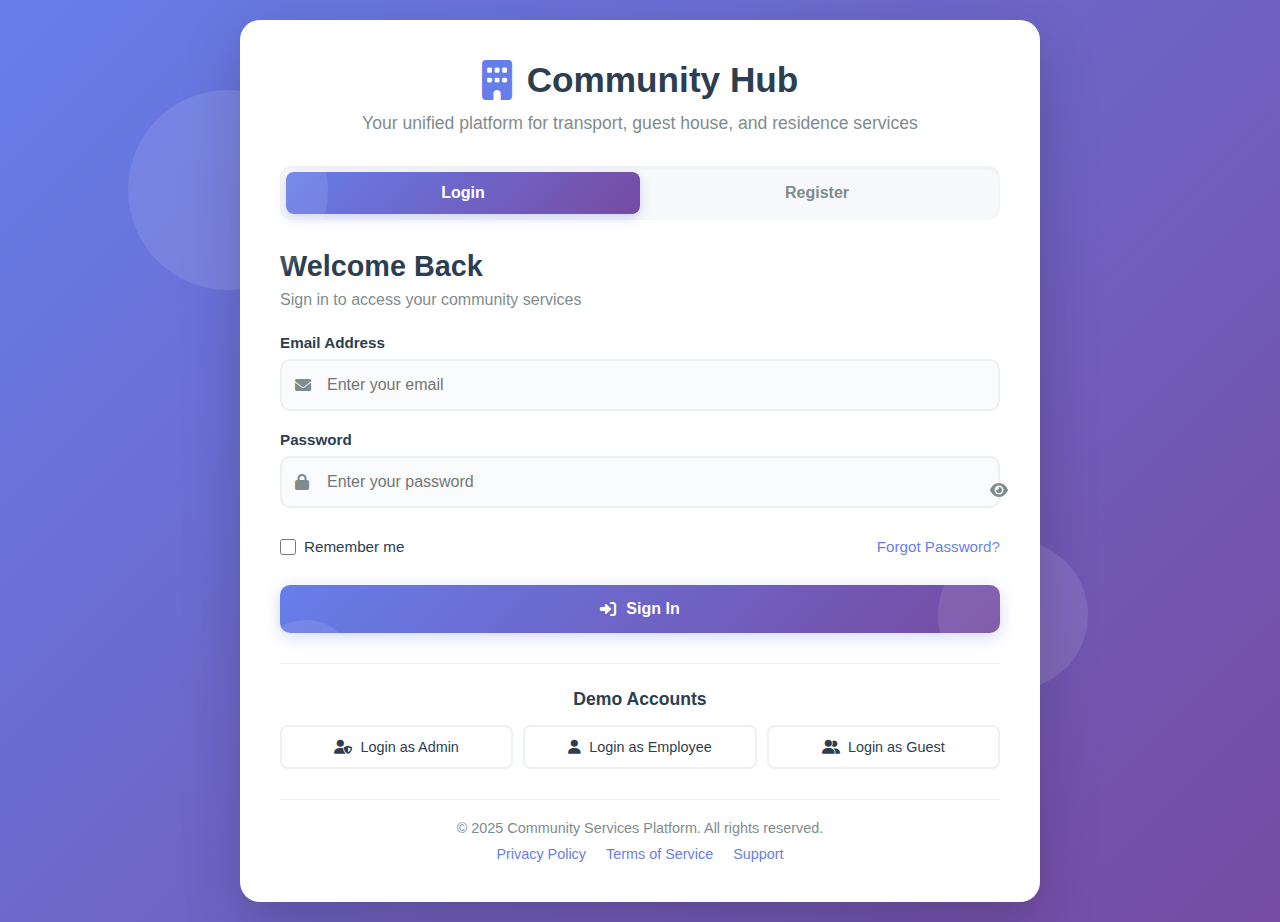
<file: login.html>
<!DOCTYPE html>
<html lang="en">
<head>
    <meta charset="UTF-8">
    <meta name="viewport" content="width=device-width, initial-scale=1.0">
    <title>Community Services Platform - Login</title>
    <link rel="stylesheet" href="login-styles.css">
    <link href="https://cdnjs.cloudflare.com/ajax/libs/font-awesome/6.0.0/css/all.min.css" rel="stylesheet">
</head>
<body>
    <div class="login-container">
        <!-- Background Elements -->
        <div class="background-shapes">
            <div class="shape shape-1"></div>
            <div class="shape shape-2"></div>
            <div class="shape shape-3"></div>
        </div>

        <!-- Login Card -->
        <div class="login-card">
            <!-- Header -->
            <div class="login-header">
                <div class="logo">
                    <i class="fas fa-building"></i>
                    <h1>Community Hub</h1>
                </div>
                <p class="subtitle">Your unified platform for transport, guest house, and residence services</p>
            </div>

            <!-- Tab Navigation -->
            <div class="auth-tabs">
                <button class="tab-btn active" data-tab="login">Login</button>
                <button class="tab-btn" data-tab="register">Register</button>
            </div>

            <!-- Login Form -->
            <div id="login" class="auth-form active">
                <h2>Welcome Back</h2>
                <p class="form-subtitle">Sign in to access your community services</p>
                
                <form id="loginForm" class="form">
                    <div class="form-group">
                        <label for="loginEmail">Email Address</label>
                        <div class="input-wrapper">
                            <i class="fas fa-envelope"></i>
                            <input type="email" id="loginEmail" name="email" placeholder="Enter your email" required>
                        </div>
                    </div>
                    
                    <div class="form-group">
                        <label for="loginPassword">Password</label>
                        <div class="input-wrapper">
                            <i class="fas fa-lock"></i>
                            <input type="password" id="loginPassword" name="password" placeholder="Enter your password" required>
                            <button type="button" class="password-toggle" onclick="togglePassword('loginPassword')">
                                <i class="fas fa-eye"></i>
                            </button>
                        </div>
                    </div>

                    <div class="form-options">
                        <label class="checkbox-wrapper">
                            <input type="checkbox" name="remember">
                            <span class="checkmark"></span>
                            Remember me
                        </label>
                        <a href="#" class="forgot-password">Forgot Password?</a>
                    </div>

                    <button type="submit" class="btn btn-primary">
                        <i class="fas fa-sign-in-alt"></i>
                        Sign In
                    </button>
                </form>

                <!-- Demo Accounts -->
                <div class="demo-accounts">
                    <h4>Demo Accounts</h4>
                    <div class="demo-buttons">
                        <button class="demo-btn" onclick="loginAsDemo('admin')">
                            <i class="fas fa-user-shield"></i>
                            Login as Admin
                        </button>
                        <button class="demo-btn" onclick="loginAsDemo('employee')">
                            <i class="fas fa-user"></i>
                            Login as Employee
                        </button>
                        <button class="demo-btn" onclick="loginAsDemo('guest')">
                            <i class="fas fa-user-friends"></i>
                            Login as Guest
                        </button>
                    </div>
                </div>
            </div>

            <!-- Registration Form -->
            <div id="register" class="auth-form">
                <h2>Create Account</h2>
                <p class="form-subtitle">Choose your registration type</p>

                <!-- Registration Type Selection -->
                <div class="registration-type-selector">
                    <button class="type-btn active" data-type="employee">
                        <i class="fas fa-user-tie"></i>
                        <span>Employee</span>
                        <small>Company staff registration</small>
                    </button>
                    <button class="type-btn" data-type="guest">
                        <i class="fas fa-user-friends"></i>
                        <span>Guest</span>
                        <small>Visitor registration</small>
                    </button>
                </div>

                <!-- Employee Registration Form -->
                <div id="employee-registration" class="registration-form active">
                    <h3>Employee Registration</h3>
                    <form id="employeeRegForm" class="form">
                        <div class="form-row">
                            <div class="form-group">
                                <label for="empId">Employee ID *</label>
                                <div class="input-wrapper">
                                    <i class="fas fa-id-badge"></i>
                                    <input type="text" id="empId" name="employeeId" placeholder="EMP12345" required>
                                </div>
                            </div>
                            <div class="form-group">
                                <label for="empName">Full Name *</label>
                                <div class="input-wrapper">
                                    <i class="fas fa-user"></i>
                                    <input type="text" id="empName" name="fullName" placeholder="John Doe" required>
                                </div>
                            </div>
                        </div>

                        <div class="form-row">
                            <div class="form-group">
                                <label for="empEmail">Office Email *</label>
                                <div class="input-wrapper">
                                    <i class="fas fa-envelope"></i>
                                    <input type="email" id="empEmail" name="officeEmail" placeholder="john.doe@company.com" required>
                                </div>
                            </div>
                            <div class="form-group">
                                <label for="empDept">Department *</label>
                                <div class="input-wrapper">
                                    <i class="fas fa-building"></i>
                                    <select id="empDept" name="department" required>
                                        <option value="">Select Department</option>
                                        <option>Engineering</option>
                                        <option>Human Resources</option>
                                        <option>Finance</option>
                                        <option>Operations</option>
                                        <option>Marketing</option>
                                        <option>Sales</option>
                                        <option>IT Support</option>
                                    </select>
                                </div>
                            </div>
                        </div>

                        <div class="form-row">
                            <div class="form-group">
                                <label for="empManager">Manager Name *</label>
                                <div class="input-wrapper">
                                    <i class="fas fa-user-tie"></i>
                                    <input type="text" id="empManager" name="managerName" placeholder="Jane Smith" required>
                                </div>
                            </div>
                            <div class="form-group">
                                <label for="empContact">Contact Number *</label>
                                <div class="input-wrapper">
                                    <i class="fas fa-phone"></i>
                                    <input type="tel" id="empContact" name="contactNumber" placeholder="+1 234 567 8900" required>
                                </div>
                            </div>
                        </div>

                        <div class="form-group">
                            <label for="empManagerEmail">Manager Email</label>
                            <div class="input-wrapper">
                                <i class="fas fa-envelope"></i>
                                <input type="email" id="empManagerEmail" name="managerEmail" placeholder="jane.smith@company.com">
                            </div>
                        </div>

                        <div class="form-group">
                            <label for="empResidential">Residential Area</label>
                            <div class="input-wrapper">
                                <i class="fas fa-home"></i>
                                <select id="empResidential" name="residentialArea">
                                    <option value="">Select if applicable</option>
                                    <option>Residential Area A</option>
                                    <option>Residential Area B</option>
                                    <option>Residential Area C</option>
                                    <option>Off-Campus</option>
                                </select>
                            </div>
                        </div>

                        <div class="form-group">
                            <label>Services Required</label>
                            <div class="services-grid">
                                <label class="service-checkbox">
                                    <input type="checkbox" name="services" value="transport">
                                    <span class="checkmark"></span>
                                    <div class="service-info">
                                        <i class="fas fa-bus"></i>
                                        <span>Transport Services</span>
                                    </div>
                                </label>
                                <label class="service-checkbox">
                                    <input type="checkbox" name="services" value="guesthouse">
                                    <span class="checkmark"></span>
                                    <div class="service-info">
                                        <i class="fas fa-bed"></i>
                                        <span>Guest House Access</span>
                                    </div>
                                </label>
                                <label class="service-checkbox">
                                    <input type="checkbox" name="services" value="maintenance">
                                    <span class="checkmark"></span>
                                    <div class="service-info">
                                        <i class="fas fa-tools"></i>
                                        <span>Residence Services</span>
                                    </div>
                                </label>
                            </div>
                        </div>

                        <button type="submit" class="btn btn-primary">
                            <i class="fas fa-user-plus"></i>
                            Submit Registration
                        </button>
                    </form>
                </div>

                <!-- Guest Registration Form -->
                <div id="guest-registration" class="registration-form">
                    <h3>Guest Registration</h3>
                    <form id="guestRegForm" class="form">
                        <div class="form-row">
                            <div class="form-group">
                                <label for="guestName">Full Name *</label>
                                <div class="input-wrapper">
                                    <i class="fas fa-user"></i>
                                    <input type="text" id="guestName" name="guestName" placeholder="Michael Brown" required>
                                </div>
                            </div>
                            <div class="form-group">
                                <label for="guestContact">Contact Number *</label>
                                <div class="input-wrapper">
                                    <i class="fas fa-phone"></i>
                                    <input type="tel" id="guestContact" name="guestContact" placeholder="+1 234 567 8900" required>
                                </div>
                            </div>
                        </div>

                        <div class="form-row">
                            <div class="form-group">
                                <label for="guestEmail">Email Address</label>
                                <div class="input-wrapper">
                                    <i class="fas fa-envelope"></i>
                                    <input type="email" id="guestEmail" name="guestEmail" placeholder="michael@company.com">
                                </div>
                            </div>
                            <div class="form-group">
                                <label for="guestOrg">Organization</label>
                                <div class="input-wrapper">
                                    <i class="fas fa-building"></i>
                                    <input type="text" id="guestOrg" name="organization" placeholder="Tech Solutions Inc.">
                                </div>
                            </div>
                        </div>

                        <div class="form-row">
                            <div class="form-group">
                                <label for="visitPurpose">Purpose of Visit *</label>
                                <div class="input-wrapper">
                                    <i class="fas fa-clipboard-list"></i>
                                    <select id="visitPurpose" name="visitPurpose" required>
                                        <option value="">Select purpose</option>
                                        <option>Business Meeting</option>
                                        <option>Training/Workshop</option>
                                        <option>Conference</option>
                                        <option>Interview</option>
                                        <option>Personal Visit</option>
                                        <option>Vendor Meeting</option>
                                        <option>Other</option>
                                    </select>
                                </div>
                            </div>
                            <div class="form-group">
                                <label for="visitDuration">Visit Duration *</label>
                                <div class="input-wrapper">
                                    <i class="fas fa-calendar-alt"></i>
                                    <select id="visitDuration" name="visitDuration" required>
                                        <option value="">Select duration</option>
                                        <option>Half Day</option>
                                        <option>Full Day</option>
                                        <option>2-3 Days</option>
                                        <option>1 Week</option>
                                        <option>More than 1 Week</option>
                                    </select>
                                </div>
                            </div>
                        </div>

                        <div class="form-row">
                            <div class="form-group">
                                <label for="hostEmployee">Host Employee *</label>
                                <div class="input-wrapper">
                                    <i class="fas fa-user-tie"></i>
                                    <input type="text" id="hostEmployee" name="hostEmployee" placeholder="Alice Wilson" required>
                                </div>
                            </div>
                            <div class="form-group">
                                <label for="hostEmpId">Host Employee ID</label>
                                <div class="input-wrapper">
                                    <i class="fas fa-id-badge"></i>
                                    <input type="text" id="hostEmpId" name="hostEmployeeId" placeholder="EMP54321">
                                </div>
                            </div>
                        </div>

                        <div class="form-row">
                            <div class="form-group">
                                <label for="hostDept">Host Department *</label>
                                <div class="input-wrapper">
                                    <i class="fas fa-building"></i>
                                    <select id="hostDept" name="hostDepartment" required>
                                        <option value="">Select department</option>
                                        <option>Engineering</option>
                                        <option>Human Resources</option>
                                        <option>Finance</option>
                                        <option>Operations</option>
                                        <option>Marketing</option>
                                        <option>Sales</option>
                                        <option>IT Support</option>
                                    </select>
                                </div>
                            </div>
                            <div class="form-group">
                                <label for="idProof">ID Proof Type *</label>
                                <div class="input-wrapper">
                                    <i class="fas fa-id-card"></i>
                                    <select id="idProof" name="idProofType" required>
                                        <option value="">Select ID proof</option>
                                        <option>Driving License</option>
                                        <option>Passport</option>
                                        <option>Aadhar Card</option>
                                        <option>Voter ID</option>
                                        <option>Company ID</option>
                                    </select>
                                </div>
                            </div>
                        </div>

                        <div class="form-row">
                            <div class="form-group">
                                <label for="arrivalDate">Expected Arrival *</label>
                                <div class="input-wrapper">
                                    <i class="fas fa-calendar-plus"></i>
                                    <input type="date" id="arrivalDate" name="arrivalDate" required>
                                </div>
                            </div>
                            <div class="form-group">
                                <label for="departureDate">Expected Departure</label>
                                <div class="input-wrapper">
                                    <i class="fas fa-calendar-minus"></i>
                                    <input type="date" id="departureDate" name="departureDate">
                                </div>
                            </div>
                        </div>

                        <div class="form-group">
                            <label>Services Required</label>
                            <div class="services-grid">
                                <label class="service-checkbox">
                                    <input type="checkbox" name="guestServices" value="transport">
                                    <span class="checkmark"></span>
                                    <div class="service-info">
                                        <i class="fas fa-bus"></i>
                                        <span>Transport Services</span>
                                    </div>
                                </label>
                                <label class="service-checkbox">
                                    <input type="checkbox" name="guestServices" value="guesthouse">
                                    <span class="checkmark"></span>
                                    <div class="service-info">
                                        <i class="fas fa-bed"></i>
                                        <span>Guest House</span>
                                    </div>
                                </label>
                                <label class="service-checkbox">
                                    <input type="checkbox" name="guestServices" value="cafeteria">
                                    <span class="checkmark"></span>
                                    <div class="service-info">
                                        <i class="fas fa-utensils"></i>
                                        <span>Cafeteria Access</span>
                                    </div>
                                </label>
                            </div>
                        </div>

                        <div class="form-group">
                            <label for="guestComments">Additional Comments</label>
                            <div class="input-wrapper">
                                <i class="fas fa-comment-alt"></i>
                                <textarea id="guestComments" name="comments" rows="3" placeholder="Any special requirements or additional information"></textarea>
                            </div>
                        </div>

                        <button type="submit" class="btn btn-primary">
                            <i class="fas fa-user-plus"></i>
                            Submit Registration
                        </button>
                    </form>
                </div>
            </div>

            <!-- Footer -->
            <div class="login-footer">
                <p>&copy; 2025 Community Services Platform. All rights reserved.</p>
                <div class="footer-links">
                    <a href="#">Privacy Policy</a>
                    <a href="#">Terms of Service</a>
                    <a href="#">Support</a>
                </div>
            </div>
        </div>
    </div>

    <script src="login-script.js"></script>
</body>
</html>
</file>
<file: styles.css>
/* Admin Portal Styles */

/* Reset and Base Styles */
* {
    margin: 0;
    padding: 0;
    box-sizing: border-box;
}

body {
    font-family: 'Segoe UI', Tahoma, Geneva, Verdana, sans-serif;
    background: #f8fafc;
    color: #334155;
    line-height: 1.6;
}

/* Top Header */
.top-header {
    background: #fff;
    height: 60px;
    position: fixed;
    top: 0;
    left: 0;
    right: 0;
    z-index: 1000;
    box-shadow: 0 1px 3px rgba(0,0,0,0.1);
    display: flex;
    align-items: center;
    justify-content: space-between;
    padding: 0 20px;
}

.header-left {
    display: flex;
    align-items: center;
    gap: 15px;
}

.sidebar-toggle {
    background: none;
    border: none;
    font-size: 1.2rem;
    color: #64748b;
    cursor: pointer;
    padding: 8px;
    border-radius: 6px;
    transition: all 0.2s ease;
}

.sidebar-toggle:hover {
    background: #f1f5f9;
    color: #334155;
}

.logo {
    display: flex;
    align-items: center;
    gap: 10px;
    font-size: 1.3rem;
    font-weight: 600;
    color: #1e293b;
}

.logo i {
    color: #3b82f6;
}

.header-center {
    flex: 1;
    max-width: 500px;
    margin: 0 20px;
}

.header-right {
    display: flex;
    align-items: center;
    gap: 15px;
}

/* Global Search */
.global-search {
    position: relative;
    width: 100%;
}

.search-input {
    width: 100%;
    padding: 8px 15px 8px 40px;
    border: 1px solid #e2e8f0;
    border-radius: 8px;
    font-size: 0.9rem;
    background: #f8fafc;
    transition: all 0.2s ease;
}

.search-input:focus {
    outline: none;
    border-color: #3b82f6;
    background: #fff;
    box-shadow: 0 0 0 3px rgba(59, 130, 246, 0.1);
}

.search-btn {
    position: absolute;
    left: 12px;
    top: 50%;
    transform: translateY(-50%);
    background: none;
    border: none;
    color: #64748b;
    cursor: pointer;
}

/* Notifications */
.notifications-dropdown {
    position: relative;
}

.notification-btn {
    background: none;
    border: none;
    color: #64748b;
    font-size: 1.2rem;
    cursor: pointer;
    padding: 8px;
    border-radius: 6px;
    transition: all 0.2s ease;
    position: relative;
}

.notification-btn:hover {
    background: #f1f5f9;
    color: #334155;
}

.notification-badge {
    position: absolute;
    top: 2px;
    right: 2px;
    background: #ef4444;
    color: white;
    font-size: 0.7rem;
    padding: 2px 6px;
    border-radius: 10px;
    min-width: 18px;
    text-align: center;
}

.notifications-panel {
    position: absolute;
    top: 100%;
    right: 0;
    background: white;
    border-radius: 8px;
    box-shadow: 0 10px 25px rgba(0,0,0,0.15);
    width: 350px;
    opacity: 0;
    visibility: hidden;
    transform: translateY(-10px);
    transition: all 0.3s ease;
    z-index: 1001;
    margin-top: 10px;
    border: 1px solid #e2e8f0;
}

.notifications-panel.active {
    opacity: 1;
    visibility: visible;
    transform: translateY(0);
}

.notifications-header {
    display: flex;
    justify-content: space-between;
    align-items: center;
    padding: 15px 20px;
    border-bottom: 1px solid #e2e8f0;
}

.notifications-header h4 {
    color: #1e293b;
    margin: 0;
    font-size: 1rem;
}

.mark-all-read {
    background: none;
    border: none;
    color: #3b82f6;
    font-size: 0.85rem;
    cursor: pointer;
}

.notifications-list {
    max-height: 300px;
    overflow-y: auto;
}

.notification-item {
    display: flex;
    padding: 15px 20px;
    border-bottom: 1px solid #f1f5f9;
    transition: background 0.2s ease;
}

.notification-item:hover {
    background: #f8fafc;
}

.notification-item.unread {
    background: rgba(59, 130, 246, 0.05);
}

.notification-icon {
    width: 40px;
    height: 40px;
    border-radius: 50%;
    display: flex;
    align-items: center;
    justify-content: center;
    margin-right: 12px;
    font-size: 0.9rem;
    color: white;
}

.notification-icon.transport { background: #3b82f6; }
.notification-icon.maintenance { background: #f59e0b; }
.notification-icon.system { background: #6b7280; }

.notification-content {
    flex: 1;
}

.notification-content p {
    margin: 0 0 5px 0;
    font-size: 0.9rem;
    color: #1e293b;
}

.notification-content span {
    font-size: 0.8rem;
    color: #64748b;
    display: block;
    margin-bottom: 5px;
}

.notification-content time {
    font-size: 0.75rem;
    color: #94a3b8;
}

.notifications-footer {
    padding: 15px 20px;
    text-align: center;
    border-top: 1px solid #e2e8f0;
}

.view-all {
    color: #3b82f6;
    text-decoration: none;
    font-size: 0.9rem;
    font-weight: 500;
}

/* User Dropdown */
.user-dropdown {
    position: relative;
}

.user-avatar {
    background: none;
    border: none;
    display: flex;
    align-items: center;
    gap: 10px;
    cursor: pointer;
    padding: 8px 12px;
    border-radius: 8px;
    transition: all 0.2s ease;
}

.user-avatar:hover {
    background: #f1f5f9;
}

.user-info {
    text-align: right;
}

.user-name {
    display: block;
    font-size: 0.9rem;
    font-weight: 600;
    color: #1e293b;
}

.user-role {
    display: block;
    font-size: 0.8rem;
    color: #64748b;
}

.user-avatar i {
    font-size: 1.8rem;
    color: #64748b;
}

.user-menu {
    position: absolute;
    top: 100%;
    right: 0;
    background: white;
    border-radius: 8px;
    box-shadow: 0 10px 25px rgba(0,0,0,0.15);
    min-width: 180px;
    opacity: 0;
    visibility: hidden;
    transform: translateY(-10px);
    transition: all 0.3s ease;
    z-index: 1001;
    margin-top: 10px;
    border: 1px solid #e2e8f0;
}

.user-menu.active {
    opacity: 1;
    visibility: visible;
    transform: translateY(0);
}

.user-menu a {
    display: flex;
    align-items: center;
    gap: 10px;
    padding: 12px 15px;
    color: #334155;
    text-decoration: none;
    transition: background 0.2s ease;
    font-size: 0.9rem;
}

.user-menu a:hover {
    background: #f8fafc;
}

.user-menu a:last-child {
    color: #ef4444;
}

.user-menu a:last-child:hover {
    background: #fef2f2;
}

/* Sidebar */
.sidebar {
    position: fixed;
    top: 60px;
    left: 0;
    width: 260px;
    height: calc(100vh - 60px);
    background: #1e293b;
    z-index: 999;
    transition: transform 0.3s ease;
    overflow-y: auto;
}

.sidebar.collapsed {
    transform: translateX(-260px);
}

.sidebar-nav {
    padding: 20px 0;
}

.nav-menu {
    list-style: none;
    padding: 0;
    margin: 0;
}

.nav-section {
    padding: 20px 20px 10px 20px;
    border-top: 1px solid #334155;
    margin-top: 10px;
}

.nav-section:first-child {
    border-top: none;
    margin-top: 0;
}

.section-title {
    display: flex;
    align-items: center;
    gap: 10px;
    color: #94a3b8;
    font-size: 0.85rem;
    font-weight: 600;
    text-transform: uppercase;
    letter-spacing: 0.5px;
}

.nav-item {
    margin: 2px 0;
}

.nav-link {
    display: flex;
    align-items: center;
    gap: 12px;
    padding: 12px 20px;
    color: #cbd5e1;
    text-decoration: none;
    transition: all 0.2s ease;
    border-radius: 0;
    font-size: 0.9rem;
}

.nav-link:hover {
    background: #334155;
    color: #fff;
}

.nav-link.active {
    background: #3b82f6;
    color: #fff;
    border-right: 3px solid #60a5fa;
}

.nav-link i {
    width: 18px;
    text-align: center;
    font-size: 1rem;
}

/* Main Content */
.main-content {
    margin-left: 260px;
    margin-top: 60px;
    padding: 30px;
    min-height: calc(100vh - 60px);
    transition: margin-left 0.3s ease;
}

.main-content.expanded {
    margin-left: 0;
}

/* Content Sections */
.content-section {
    display: none;
}

.content-section.active {
    display: block;
}

.section-header {
    margin-bottom: 30px;
}

.section-header h1 {
    font-size: 2rem;
    color: #1e293b;
    margin-bottom: 8px;
}

.section-header p {
    color: #64748b;
    font-size: 1rem;
}

/* Cards and Components */
.card {
    background: white;
    border-radius: 12px;
    padding: 24px;
    box-shadow: 0 1px 3px rgba(0,0,0,0.1);
    border: 1px solid #e2e8f0;
}

.dashboard-cards {
    display: grid;
    grid-template-columns: repeat(auto-fit, minmax(280px, 1fr));
    gap: 24px;
    margin-bottom: 30px;
}

.dashboard-card {
    background: white;
    border-radius: 12px;
    padding: 24px;
    box-shadow: 0 1px 3px rgba(0,0,0,0.1);
    border: 1px solid #e2e8f0;
    transition: all 0.2s ease;
    cursor: pointer;
}

.dashboard-card:hover {
    transform: translateY(-2px);
    box-shadow: 0 4px 12px rgba(0,0,0,0.15);
}

.card-icon {
    width: 50px;
    height: 50px;
    border-radius: 10px;
    display: flex;
    align-items: center;
    justify-content: center;
    font-size: 1.5rem;
    color: white;
    margin-bottom: 16px;
}

.card-icon.transport { background: linear-gradient(135deg, #3b82f6, #1d4ed8); }
.card-icon.guesthouse { background: linear-gradient(135deg, #10b981, #047857); }
.card-icon.services { background: linear-gradient(135deg, #f59e0b, #d97706); }
.card-icon.admin { background: linear-gradient(135deg, #8b5cf6, #7c3aed); }

/* Recent Activity */
.recent-activity {
    background: white;
    border-radius: 12px;
    padding: 24px;
    box-shadow: 0 1px 3px rgba(0,0,0,0.1);
    border: 1px solid #e2e8f0;
    margin-top: 30px;
}

.recent-activity h3 {
    color: #1e293b;
    margin-bottom: 20px;
    font-size: 1.2rem;
    display: flex;
    align-items: center;
    gap: 10px;
}

.recent-activity h3::before {
    content: "📋";
    font-size: 1.1rem;
}

.activity-list {
    display: flex;
    flex-direction: column;
    gap: 15px;
}

.activity-item {
    display: flex;
    align-items: flex-start;
    gap: 15px;
    padding: 15px;
    background: #f8fafc;
    border-radius: 10px;
    transition: all 0.2s ease;
}

.activity-item:hover {
    background: #f1f5f9;
    transform: translateX(5px);
}

.activity-icon {
    width: 40px;
    height: 40px;
    border-radius: 50%;
    display: flex;
    align-items: center;
    justify-content: center;
    font-size: 1rem;
    color: white;
    flex-shrink: 0;
}

.activity-icon {
    background: #64748b; /* Default gray background */
}

.activity-icon.transport {
    background: #3b82f6;
}

.activity-icon.maintenance {
    background: #f59e0b;
}

.activity-icon.guesthouse {
    background: #10b981;
}

.activity-icon.tickets {
    background: #8b5cf6;
}

.activity-icon.users {
    background: #06b6d4;
}

.activity-content {
    flex: 1;
}

.activity-content p {
    margin: 0 0 5px 0;
    color: #374151;
    font-size: 0.9rem;
    line-height: 1.4;
}

.activity-content strong {
    color: #1e293b;
    font-weight: 600;
}

.activity-time {
    font-size: 0.8rem;
    color: #9ca3af;
    font-style: italic;
}

/* Available Routes Section */
.available-routes {
    background: white;
    border-radius: 12px;
    padding: 24px;
    box-shadow: 0 1px 3px rgba(0,0,0,0.1);
    border: 1px solid #e2e8f0;
    margin-top: 30px;
}

.available-routes h3 {
    color: #1e293b;
    margin-bottom: 20px;
    font-size: 1.2rem;
    display: flex;
    align-items: center;
    gap: 10px;
}

.available-routes h3::before {
    content: "🚌";
    font-size: 1.1rem;
}

.routes-grid {
    display: grid;
    grid-template-columns: repeat(auto-fit, minmax(300px, 1fr));
    gap: 20px;
}

.route-card {
    background: #f8fafc;
    border-radius: 12px;
    padding: 20px;
    border-left: 4px solid #3b82f6;
    transition: all 0.2s ease;
    position: relative;
}

.route-card:hover {
    background: #f1f5f9;
    transform: translateY(-2px);
    box-shadow: 0 4px 12px rgba(0,0,0,0.1);
}

.route-info {
    margin-bottom: 15px;
}

.route-info h4 {
    color: #1e293b;
    margin: 0 0 8px 0;
    font-size: 1.1rem;
    font-weight: 600;
}

.route-info p {
    color: #64748b;
    margin: 0 0 8px 0;
    font-size: 0.9rem;
    display: flex;
    align-items: center;
    gap: 8px;
}

.route-time {
    background: #dbeafe;
    color: #1e40af;
    padding: 4px 8px;
    border-radius: 12px;
    font-size: 0.8rem;
    font-weight: 500;
}

.route-schedule {
    display: flex;
    justify-content: space-between;
    align-items: center;
    padding-top: 15px;
    border-top: 1px solid #e2e8f0;
}

.route-schedule span:first-child {
    color: #1e293b;
    font-weight: 600;
    font-size: 0.9rem;
}

.seats {
    background: #d1fae5;
    color: #065f46;
    padding: 4px 8px;
    border-radius: 12px;
    font-size: 0.8rem;
    font-weight: 500;
}

.seats.limited {
    background: #fef3c7;
    color: #d97706;
}

.seats.full {
    background: #fee2e2;
    color: #dc2626;
}

/* Transport Schedule Table */
.schedule-table {
    margin-top: 20px;
    overflow-x: auto;
}

.schedule-table table {
    width: 100%;
    border-collapse: collapse;
    background: white;
    border-radius: 8px;
    overflow: hidden;
    box-shadow: 0 1px 3px rgba(0,0,0,0.1);
}

.schedule-table th {
    background: #f8fafc;
    color: #374151;
    font-weight: 600;
    padding: 12px 15px;
    text-align: left;
    border-bottom: 1px solid #e2e8f0;
}

.schedule-table td {
    padding: 12px 15px;
    border-bottom: 1px solid #f1f5f9;
    color: #64748b;
}

.schedule-table tr:hover {
    background: #f8fafc;
}

.seats-available {
    background: #d1fae5;
    color: #065f46;
    padding: 4px 8px;
    border-radius: 12px;
    font-size: 0.8rem;
    font-weight: 500;
}

.seats-limited {
    background: #fef3c7;
    color: #d97706;
    padding: 4px 8px;
    border-radius: 12px;
    font-size: 0.8rem;
    font-weight: 500;
}

.seats-full {
    background: #fee2e2;
    color: #dc2626;
    padding: 4px 8px;
    border-radius: 12px;
    font-size: 0.8rem;
    font-weight: 500;
}

/* My Bookings Section */
.bookings-container h3 {
    color: #1e293b;
    margin-bottom: 20px;
    font-size: 1.2rem;
    display: flex;
    align-items: center;
    gap: 10px;
}

.bookings-container h3::before {
    content: "📋";
    font-size: 1.1rem;
}

.bookings-list {
    display: flex;
    flex-direction: column;
    gap: 15px;
}

.booking-item {
    background: #f8fafc;
    border-radius: 12px;
    padding: 20px;
    border-left: 4px solid #64748b;
    transition: all 0.2s ease;
    display: flex;
    justify-content: space-between;
    align-items: flex-start;
}

.booking-item:hover {
    background: #f1f5f9;
    transform: translateY(-2px);
    box-shadow: 0 4px 12px rgba(0,0,0,0.1);
}

.booking-item.confirmed {
    border-left-color: #10b981;
}

.booking-item.pending {
    border-left-color: #f59e0b;
}

.booking-item.cancelled {
    border-left-color: #ef4444;
    opacity: 0.7;
}

.booking-info {
    flex: 1;
}

.booking-info h4 {
    color: #1e293b;
    margin: 0 0 8px 0;
    font-size: 1.1rem;
    font-weight: 600;
}

.booking-info p {
    color: #64748b;
    margin: 0 0 8px 0;
    font-size: 0.9rem;
    display: flex;
    align-items: center;
    gap: 5px;
}

.booking-info p::before {
    content: "📅";
    font-size: 0.8rem;
}

.booking-id {
    background: #e2e8f0;
    color: #475569;
    padding: 4px 8px;
    border-radius: 12px;
    font-size: 0.8rem;
    font-weight: 500;
}

.booking-status {
    display: flex;
    flex-direction: column;
    align-items: flex-end;
    gap: 10px;
}

.booking-status .status {
    padding: 6px 12px;
    border-radius: 12px;
    font-size: 0.8rem;
    font-weight: 600;
    text-transform: uppercase;
    letter-spacing: 0.5px;
}

.booking-status .status.confirmed {
    background: #d1fae5;
    color: #065f46;
}

.booking-status .status.pending {
    background: #fef3c7;
    color: #d97706;
}

.booking-status .status.cancelled {
    background: #fee2e2;
    color: #dc2626;
}

.booking-status .status.completed {
    background: #dbeafe;
    color: #1e40af;
}

/* Empty state for bookings */
.bookings-list:empty::after {
    content: "No bookings found. Book your first transport!";
    display: block;
    text-align: center;
    color: #9ca3af;
    font-style: italic;
    padding: 40px 20px;
    background: #f9fafb;
    border-radius: 12px;
    border: 2px dashed #d1d5db;
}

/* Guest House Room Filters */
.room-filters {
    background: white;
    border-radius: 12px;
    padding: 24px;
    box-shadow: 0 1px 3px rgba(0,0,0,0.1);
    border: 1px solid #e2e8f0;
    margin-bottom: 30px;
    display: grid;
    grid-template-columns: repeat(auto-fit, minmax(200px, 1fr));
    gap: 20px;
    align-items: end;
}

.filter-group {
    display: flex;
    flex-direction: column;
    gap: 8px;
}

.filter-group label {
    color: #374151;
    font-weight: 500;
    font-size: 0.9rem;
}

.filter-group input,
.filter-group select {
    padding: 10px 12px;
    border: 1px solid #d1d5db;
    border-radius: 8px;
    font-size: 0.9rem;
    transition: border-color 0.2s ease;
}

.filter-group input:focus,
.filter-group select:focus {
    outline: none;
    border-color: #10b981;
    box-shadow: 0 0 0 3px rgba(16, 185, 129, 0.1);
}

/* Room Cards Grid */
.rooms-grid {
    display: grid;
    grid-template-columns: repeat(auto-fit, minmax(350px, 1fr));
    gap: 25px;
    margin-top: 20px;
}

.room-card {
    background: white;
    border-radius: 12px;
    padding: 0;
    box-shadow: 0 1px 3px rgba(0,0,0,0.1);
    border: 1px solid #e2e8f0;
    transition: all 0.2s ease;
    overflow: hidden;
}

.room-card:hover {
    transform: translateY(-4px);
    box-shadow: 0 8px 25px rgba(0,0,0,0.15);
}

.room-image {
    background: linear-gradient(135deg, #10b981, #047857);
    height: 120px;
    display: flex;
    align-items: center;
    justify-content: center;
    color: white;
    font-size: 2.5rem;
}

.room-details {
    padding: 20px;
}

.room-details h4 {
    color: #1e293b;
    margin: 0 0 8px 0;
    font-size: 1.2rem;
    font-weight: 600;
}

.room-details p {
    color: #64748b;
    margin: 0 0 15px 0;
    font-size: 0.9rem;
    line-height: 1.4;
}

.room-features {
    display: flex;
    gap: 15px;
    margin-bottom: 15px;
    flex-wrap: wrap;
}

.room-features span {
    display: flex;
    align-items: center;
    gap: 5px;
    background: #f1f5f9;
    color: #475569;
    padding: 6px 10px;
    border-radius: 12px;
    font-size: 0.8rem;
}

.room-features i {
    color: #10b981;
}

.room-price {
    font-size: 1.3rem;
    font-weight: bold;
    color: #10b981;
    margin-bottom: 15px;
}

.room-actions {
    display: flex;
    justify-content: space-between;
    align-items: center;
    padding: 20px;
    background: #f8fafc;
    border-top: 1px solid #e2e8f0;
}

.availability {
    padding: 6px 12px;
    border-radius: 12px;
    font-size: 0.8rem;
    font-weight: 600;
    text-transform: uppercase;
    letter-spacing: 0.5px;
}

.availability.available {
    background: #d1fae5;
    color: #065f46;
}

.availability.occupied {
    background: #fee2e2;
    color: #dc2626;
}

.availability.maintenance {
    background: #fef3c7;
    color: #d97706;
}

.availability.limited {
    background: #fef3c7;
    color: #d97706;
}

.availability.unavailable {
    background: #fee2e2;
    color: #dc2626;
}

/* Disabled button styling */
.btn-disabled {
    background: #e5e7eb !important;
    color: #9ca3af !important;
    cursor: not-allowed !important;
    border: 1px solid #d1d5db !important;
}

.btn-disabled:hover {
    background: #e5e7eb !important;
    transform: none !important;
}

/* My Reservations Section */
.reservations-container h3 {
    color: #1e293b;
    margin-bottom: 20px;
    font-size: 1.2rem;
    display: flex;
    align-items: center;
    gap: 10px;
}

.reservations-container h3::before {
    content: "🏨";
    font-size: 1.1rem;
}

.reservations-list {
    display: flex;
    flex-direction: column;
    gap: 15px;
}

.reservation-item {
    background: #f8fafc;
    border-radius: 12px;
    padding: 20px;
    border-left: 4px solid #10b981;
    transition: all 0.2s ease;
    display: flex;
    justify-content: space-between;
    align-items: flex-start;
}

.reservation-item:hover {
    background: #f1f5f9;
    transform: translateY(-2px);
    box-shadow: 0 4px 12px rgba(0,0,0,0.1);
}

.reservation-item.pending {
    border-left-color: #f59e0b;
}

.reservation-item.cancelled {
    border-left-color: #ef4444;
    opacity: 0.7;
}

.reservation-item.completed {
    border-left-color: #6b7280;
}

.reservation-info {
    flex: 1;
}

.reservation-info h4 {
    color: #1e293b;
    margin: 0 0 8px 0;
    font-size: 1.1rem;
    font-weight: 600;
}

.reservation-info p {
    color: #64748b;
    margin: 0 0 8px 0;
    font-size: 0.9rem;
    display: flex;
    align-items: center;
    gap: 5px;
}

.reservation-info p:first-of-type::before {
    content: "📅";
    font-size: 0.8rem;
}

.reservation-info p:last-of-type::before {
    content: "👤";
    font-size: 0.8rem;
}

.reservation-id {
    background: #e2e8f0;
    color: #475569;
    padding: 4px 8px;
    border-radius: 12px;
    font-size: 0.8rem;
    font-weight: 500;
}

.reservation-status {
    display: flex;
    flex-direction: column;
    align-items: flex-end;
    gap: 10px;
}

.reservation-actions {
    display: flex;
    gap: 8px;
}

/* Visitor Management Section */
.visitor-form h3 {
    color: #1e293b;
    margin-bottom: 20px;
    font-size: 1.2rem;
    display: flex;
    align-items: center;
    gap: 10px;
}

.visitor-form h3::before {
    content: "👥";
    font-size: 1.1rem;
}

.visitor-list {
    margin-top: 30px;
}

.visitor-list h4 {
    color: #1e293b;
    margin-bottom: 15px;
    font-size: 1rem;
    display: flex;
    align-items: center;
    gap: 8px;
}

.visitor-list h4::before {
    content: "📋";
    font-size: 0.9rem;
}

.visitors-grid {
    display: grid;
    grid-template-columns: repeat(auto-fit, minmax(300px, 1fr));
    gap: 20px;
}

.visitor-card {
    background: #f8fafc;
    border-radius: 12px;
    padding: 20px;
    border-left: 4px solid #06b6d4;
    transition: all 0.2s ease;
}

.visitor-card:hover {
    background: #f1f5f9;
    transform: translateY(-2px);
    box-shadow: 0 4px 12px rgba(0,0,0,0.1);
}

.visitor-card.checked-in {
    border-left-color: #10b981;
}

.visitor-card.checked-out {
    border-left-color: #6b7280;
    opacity: 0.8;
}

.visitor-info h5 {
    color: #1e293b;
    margin: 0 0 8px 0;
    font-size: 1rem;
    font-weight: 600;
}

.visitor-info p {
    color: #64748b;
    margin: 0 0 5px 0;
    font-size: 0.85rem;
}

.visitor-status {
    margin-top: 15px;
    display: flex;
    justify-content: space-between;
    align-items: center;
}

.visitor-badge {
    padding: 4px 8px;
    border-radius: 12px;
    font-size: 0.75rem;
    font-weight: 600;
    text-transform: uppercase;
}

.visitor-badge.pending {
    background: #fef3c7;
    color: #d97706;
}

.visitor-badge.approved {
    background: #d1fae5;
    color: #065f46;
}

.visitor-badge.checked-in {
    background: #dbeafe;
    color: #1e40af;
}

.visitor-badge.checked-out {
    background: #f3f4f6;
    color: #6b7280;
}

/* My Service Requests Section */
.service-requests {
    background: white;
    border-radius: 12px;
    padding: 24px;
    box-shadow: 0 1px 3px rgba(0,0,0,0.1);
    border: 1px solid #e2e8f0;
    margin-top: 30px;
}

.service-requests h3 {
    color: #1e293b;
    margin-bottom: 20px;
    font-size: 1.2rem;
    display: flex;
    align-items: center;
    gap: 10px;
}

.service-requests h3::before {
    content: "🔧";
    font-size: 1.1rem;
}

.requests-list {
    display: flex;
    flex-direction: column;
    gap: 15px;
}

.request-item {
    background: #f8fafc;
    border-radius: 12px;
    padding: 20px;
    border-left: 4px solid #64748b;
    transition: all 0.2s ease;
    display: flex;
    justify-content: space-between;
    align-items: flex-start;
}

.request-item:hover {
    background: #f1f5f9;
    transform: translateY(-2px);
    box-shadow: 0 4px 12px rgba(0,0,0,0.1);
}

.request-item.pending {
    border-left-color: #f59e0b;
}

.request-item.in-progress {
    border-left-color: #3b82f6;
}

.request-item.completed {
    border-left-color: #10b981;
}

.request-item.cancelled {
    border-left-color: #ef4444;
    opacity: 0.7;
}

.request-info {
    flex: 1;
}

.request-info h4 {
    color: #1e293b;
    margin: 0 0 8px 0;
    font-size: 1.1rem;
    font-weight: 600;
}

.request-info p {
    color: #64748b;
    margin: 0 0 8px 0;
    font-size: 0.9rem;
    line-height: 1.4;
}

.request-id {
    background: #e2e8f0;
    color: #475569;
    padding: 4px 8px;
    border-radius: 12px;
    font-size: 0.8rem;
    font-weight: 500;
}

.request-status {
    display: flex;
    flex-direction: column;
    align-items: flex-end;
    gap: 8px;
}

.request-status .status {
    padding: 6px 12px;
    border-radius: 12px;
    font-size: 0.8rem;
    font-weight: 600;
    text-transform: uppercase;
    letter-spacing: 0.5px;
}

.request-status .status.pending {
    background: #fef3c7;
    color: #d97706;
}

.request-status .status.in-progress {
    background: #dbeafe;
    color: #1e40af;
}

.request-status .status.completed {
    background: #d1fae5;
    color: #065f46;
}

.request-status .status.cancelled {
    background: #fee2e2;
    color: #dc2626;
}

.request-date {
    font-size: 0.8rem;
    color: #9ca3af;
    font-style: italic;
}

/* Service Request Modal */
.modal {
    display: none;
    position: fixed;
    z-index: 1000;
    left: 0;
    top: 0;
    width: 100%;
    height: 100%;
    background-color: rgba(0, 0, 0, 0.5);
    backdrop-filter: blur(4px);
}

.modal-content {
    background-color: white;
    margin: 2% auto;
    border-radius: 12px;
    width: 90%;
    max-width: 600px;
    max-height: 90vh;
    overflow-y: auto;
    box-shadow: 0 20px 25px -5px rgba(0, 0, 0, 0.1), 0 10px 10px -5px rgba(0, 0, 0, 0.04);
    animation: modalSlideIn 0.3s ease-out;
}

@keyframes modalSlideIn {
    from {
        opacity: 0;
        transform: translateY(-50px) scale(0.95);
    }
    to {
        opacity: 1;
        transform: translateY(0) scale(1);
    }
}

.modal-header {
    display: flex;
    justify-content: space-between;
    align-items: center;
    padding: 20px 24px;
    border-bottom: 1px solid #e2e8f0;
    background: linear-gradient(135deg, #667eea 0%, #764ba2 100%);
    color: white;
    border-radius: 12px 12px 0 0;
}

.modal-header h3 {
    margin: 0;
    font-size: 1.3rem;
    font-weight: 600;
}

.modal-close {
    font-size: 28px;
    font-weight: bold;
    cursor: pointer;
    color: white;
    opacity: 0.8;
    transition: opacity 0.2s ease;
}

.modal-close:hover {
    opacity: 1;
}

.modal-body {
    padding: 24px;
}

.service-request-form {
    display: flex;
    flex-direction: column;
    gap: 24px;
}

.form-section {
    background: #f8fafc;
    border-radius: 8px;
    padding: 20px;
    border-left: 4px solid #667eea;
}

.form-section h4 {
    color: #1e293b;
    margin: 0 0 16px 0;
    font-size: 1.1rem;
    font-weight: 600;
    display: flex;
    align-items: center;
    gap: 8px;
}

.form-section h4::before {
    width: 6px;
    height: 6px;
    background: #667eea;
    border-radius: 50%;
    content: '';
}

.form-row {
    display: grid;
    grid-template-columns: 1fr 1fr;
    gap: 16px;
}

.form-group {
    display: flex;
    flex-direction: column;
    gap: 6px;
}

.form-group label {
    color: #374151;
    font-weight: 500;
    font-size: 0.9rem;
}

.form-group input,
.form-group select,
.form-group textarea {
    padding: 12px;
    border: 1px solid #d1d5db;
    border-radius: 8px;
    font-size: 0.9rem;
    transition: all 0.2s ease;
    background: white;
}

.form-group input:focus,
.form-group select:focus,
.form-group textarea:focus {
    outline: none;
    border-color: #667eea;
    box-shadow: 0 0 0 3px rgba(102, 126, 234, 0.1);
}

.form-group input[readonly] {
    background: #f3f4f6;
    color: #6b7280;
    cursor: not-allowed;
}

.form-group textarea {
    resize: vertical;
    min-height: 80px;
}

.form-actions {
    display: flex;
    justify-content: flex-end;
    gap: 12px;
    padding-top: 20px;
    border-top: 1px solid #e2e8f0;
}

.form-actions .btn {
    min-width: 120px;
}

/* Responsive modal */
@media (max-width: 768px) {
    .modal-content {
        margin: 5% auto;
        width: 95%;
        max-height: 85vh;
    }
    
    .modal-header,
    .modal-body {
        padding: 16px;
    }
    
    .form-row {
        grid-template-columns: 1fr;
        gap: 12px;
    }
    
    .form-section {
        padding: 16px;
    }
    
    .form-actions {
        flex-direction: column;
    }
    
    .form-actions .btn {
        width: 100%;
    }
}

/* Team Assignment Section */
.team-assignment-container h3 {
    color: #1e293b;
    margin-bottom: 30px;
    font-size: 1.3rem;
    font-weight: 600;
    display: flex;
    align-items: center;
    gap: 10px;
}

.team-assignment-container h3::before {
    content: "👥";
    font-size: 1.2rem;
}

/* Team Stats Cards */
.team-stats {
    display: grid;
    grid-template-columns: repeat(auto-fit, minmax(300px, 1fr));
    gap: 25px;
    margin-bottom: 40px;
}

.team-stat-card {
    background: white;
    border-radius: 12px;
    padding: 24px;
    box-shadow: 0 1px 3px rgba(0,0,0,0.1);
    border: 1px solid #e2e8f0;
    border-left: 4px solid #3b82f6;
    transition: all 0.2s ease;
}

.team-stat-card:hover {
    transform: translateY(-2px);
    box-shadow: 0 4px 12px rgba(0,0,0,0.15);
}

.team-stat-card h4 {
    color: #1e293b;
    margin: 0 0 16px 0;
    font-size: 1.1rem;
    font-weight: 600;
}

.stat-info {
    display: flex;
    align-items: baseline;
    gap: 8px;
    margin-bottom: 16px;
}

.stat-number {
    font-size: 2.5rem;
    font-weight: bold;
    color: #3b82f6;
    line-height: 1;
}

.stat-label {
    color: #64748b;
    font-size: 0.9rem;
    font-weight: 500;
}

.team-members {
    display: flex;
    flex-direction: column;
    gap: 6px;
}

.team-members span {
    color: #64748b;
    font-size: 0.85rem;
}

.team-members span:first-child {
    color: #1e293b;
    font-weight: 500;
}

/* Assignment Queue */
.assignment-queue {
    background: white;
    border-radius: 12px;
    padding: 24px;
    box-shadow: 0 1px 3px rgba(0,0,0,0.1);
    border: 1px solid #e2e8f0;
    margin-bottom: 30px;
}

.assignment-queue h4 {
    color: #1e293b;
    margin: 0 0 20px 0;
    font-size: 1.2rem;
    font-weight: 600;
    display: flex;
    align-items: center;
    gap: 10px;
}

.assignment-queue h4::before {
    content: "📋";
    font-size: 1.1rem;
}

.queue-list {
    display: flex;
    flex-direction: column;
    gap: 16px;
}

.queue-item {
    background: #f8fafc;
    border-radius: 8px;
    padding: 16px;
    border-left: 4px solid #f59e0b;
    display: flex;
    justify-content: space-between;
    align-items: flex-start;
    transition: all 0.2s ease;
}

.queue-item:hover {
    background: #f1f5f9;
    transform: translateX(4px);
}

.queue-info {
    flex: 1;
}

.queue-info h5 {
    color: #1e293b;
    margin: 0 0 6px 0;
    font-size: 1rem;
    font-weight: 600;
}

.queue-info p {
    color: #64748b;
    margin: 0;
    font-size: 0.9rem;
}

.queue-actions {
    display: flex;
    align-items: center;
    gap: 12px;
}

.team-select {
    padding: 8px 12px;
    border: 1px solid #d1d5db;
    border-radius: 6px;
    font-size: 0.85rem;
    background: white;
    min-width: 180px;
}

.team-select:focus {
    outline: none;
    border-color: #3b82f6;
    box-shadow: 0 0 0 3px rgba(59, 130, 246, 0.1);
}

/* Active Assignments */
.active-assignments {
    background: white;
    border-radius: 12px;
    padding: 24px;
    box-shadow: 0 1px 3px rgba(0,0,0,0.1);
    border: 1px solid #e2e8f0;
}

.active-assignments h4 {
    color: #1e293b;
    margin: 0 0 20px 0;
    font-size: 1.2rem;
    font-weight: 600;
    display: flex;
    align-items: center;
    gap: 10px;
}

.active-assignments h4::before {
    content: "📊";
    font-size: 1.1rem;
}

.assignments-table {
    overflow-x: auto;
}

.assignments-table table {
    width: 100%;
    border-collapse: collapse;
    font-size: 0.9rem;
}

.assignments-table th {
    background: #f8fafc;
    color: #374151;
    font-weight: 600;
    padding: 12px 16px;
    text-align: left;
    border-bottom: 2px solid #e2e8f0;
    white-space: nowrap;
}

.assignments-table td {
    padding: 12px 16px;
    border-bottom: 1px solid #f1f5f9;
    vertical-align: middle;
}

.assignments-table tr:hover {
    background: #f9fafb;
}

.assignments-table tr:last-child td {
    border-bottom: none;
}

/* Priority badges */
.priority {
    padding: 4px 8px;
    border-radius: 12px;
    font-size: 0.75rem;
    font-weight: 600;
    text-transform: uppercase;
    letter-spacing: 0.5px;
}

.priority.urgent {
    background: #fee2e2;
    color: #dc2626;
}

.priority.high {
    background: #fef3c7;
    color: #d97706;
}

.priority.medium {
    background: #dbeafe;
    color: #1e40af;
}

.priority.low {
    background: #d1fae5;
    color: #065f46;
}

/* Responsive Team Assignment */
@media (max-width: 768px) {
    .team-stats {
        grid-template-columns: 1fr;
        gap: 20px;
    }
    
    .queue-item {
        flex-direction: column;
        gap: 16px;
        align-items: stretch;
    }
    
    .queue-actions {
        justify-content: space-between;
    }
    
    .team-select {
        min-width: auto;
        flex: 1;
    }
    
    .assignments-table {
        font-size: 0.8rem;
    }
    
    .assignments-table th,
    .assignments-table td {
        padding: 8px 12px;
    }
}

/* Workflow Modal Styles */
.workflow-modal {
    max-width: 800px;
    max-height: 90vh;
}

.workflow-form {
    display: flex;
    flex-direction: column;
    gap: 24px;
}

.section-header-inline {
    display: flex;
    justify-content: space-between;
    align-items: center;
    margin-bottom: 16px;
}

.section-header-inline h4 {
    margin: 0;
    color: #1e293b;
    font-size: 1.1rem;
    font-weight: 600;
}

.workflow-steps {
    display: flex;
    flex-direction: column;
    gap: 16px;
}

.workflow-step {
    background: #f8fafc;
    border: 1px solid #e2e8f0;
    border-radius: 8px;
    padding: 16px;
    position: relative;
}

.step-header {
    display: flex;
    justify-content: space-between;
    align-items: center;
    margin-bottom: 12px;
}

.step-number {
    background: #3b82f6;
    color: white;
    width: 24px;
    height: 24px;
    border-radius: 50%;
    display: flex;
    align-items: center;
    justify-content: center;
    font-size: 0.8rem;
    font-weight: 600;
}

.step-title {
    color: #1e293b;
    font-weight: 600;
    font-size: 0.9rem;
}

.step-remove {
    background: #fee2e2;
    color: #dc2626;
    border: none;
    width: 24px;
    height: 24px;
    border-radius: 4px;
    cursor: pointer;
    display: flex;
    align-items: center;
    justify-content: center;
    font-size: 0.8rem;
    transition: all 0.2s ease;
}

.step-remove:hover {
    background: #fecaca;
}

.step-content {
    display: grid;
    grid-template-columns: 1fr 1fr;
    gap: 12px;
}

.step-content .form-group {
    margin: 0;
}

.step-content label {
    font-size: 0.85rem;
    color: #374151;
    font-weight: 500;
}

.step-content input,
.step-content select {
    padding: 8px 10px;
    font-size: 0.85rem;
}

.input-group {
    display: flex;
    align-items: center;
}

.input-prefix {
    background: #f3f4f6;
    border: 1px solid #d1d5db;
    border-right: none;
    padding: 8px 12px;
    border-radius: 6px 0 0 6px;
    font-size: 0.9rem;
    color: #6b7280;
}

.input-group input {
    border-radius: 0 6px 6px 0;
    border-left: none;
}

.auto-approve-settings,
.escalation-settings {
    margin-top: 12px;
    padding: 12px;
    background: #f0f9ff;
    border-radius: 6px;
    border-left: 3px solid #3b82f6;
}

.notification-options {
    display: flex;
    flex-direction: column;
    gap: 12px;
}

.notification-options label {
    display: flex;
    align-items: center;
    gap: 8px;
    font-size: 0.9rem;
    color: #374151;
    cursor: pointer;
}

.notification-options input[type="checkbox"] {
    width: 16px;
    height: 16px;
    accent-color: #3b82f6;
}

/* Workflow Step Animation */
.workflow-step {
    animation: slideInStep 0.3s ease-out;
}

@keyframes slideInStep {
    from {
        opacity: 0;
        transform: translateY(-10px);
    }
    to {
        opacity: 1;
        transform: translateY(0);
    }
}

/* Step Connector Lines */
.workflow-step:not(:last-child)::after {
    content: '';
    position: absolute;
    bottom: -8px;
    left: 11px;
    width: 2px;
    height: 16px;
    background: #d1d5db;
    z-index: 1;
}

/* Responsive Workflow Modal */
@media (max-width: 768px) {
    .workflow-modal {
        width: 95%;
        max-height: 85vh;
    }
    
    .section-header-inline {
        flex-direction: column;
        gap: 12px;
        align-items: stretch;
    }
    
    .step-content {
        grid-template-columns: 1fr;
        gap: 8px;
    }
    
    .notification-options {
        gap: 8px;
    }
}

.card-content h3 {
    color: #1e293b;
    margin-bottom: 8px;
    font-size: 1.2rem;
}

.card-content p {
    color: #64748b;
    font-size: 0.9rem;
    margin-bottom: 16px;
}

/* Buttons */
.btn {
    display: inline-flex;
    align-items: center;
    gap: 8px;
    padding: 10px 16px;
    border: none;
    border-radius: 8px;
    font-size: 0.9rem;
    font-weight: 500;
    cursor: pointer;
    transition: all 0.2s ease;
    text-decoration: none;
}

.btn-primary {
    background: #3b82f6;
    color: white;
}

.btn-primary:hover {
    background: #2563eb;
}

.btn-outline {
    background: transparent;
    color: #3b82f6;
    border: 1px solid #3b82f6;
}

.btn-outline:hover {
    background: #3b82f6;
    color: white;
}

.btn-sm {
    padding: 6px 12px;
    font-size: 0.8rem;
}

/* Internal Section Tabs */
.transport-tabs,
.guesthouse-tabs,
.services-tabs {
    display: flex;
    gap: 10px;
    margin-bottom: 25px;
    border-bottom: 1px solid #e2e8f0;
    padding-bottom: 15px;
}

.tab-btn {
    background: none;
    border: none;
    padding: 10px 20px;
    border-radius: 6px;
    font-size: 0.9rem;
    font-weight: 500;
    color: #64748b;
    cursor: pointer;
    transition: all 0.2s ease;
}

.tab-btn:hover {
    background: #f1f5f9;
    color: #334155;
}

.tab-btn.active {
    background: #3b82f6;
    color: white;
}

.tab-content {
    display: none;
}

.tab-content.active {
    display: block;
}

/* Forms */
.form-group {
    margin-bottom: 20px;
}

.form-group label {
    display: block;
    margin-bottom: 6px;
    color: #374151;
    font-weight: 500;
}

.form-group input,
.form-group select,
.form-group textarea {
    width: 100%;
    padding: 10px 12px;
    border: 1px solid #d1d5db;
    border-radius: 8px;
    font-size: 0.9rem;
    transition: border-color 0.2s ease;
}

.form-group input:focus,
.form-group select:focus,
.form-group textarea:focus {
    outline: none;
    border-color: #3b82f6;
    box-shadow: 0 0 0 3px rgba(59, 130, 246, 0.1);
}

/* Transport, Guest House, Services Content */
.booking-form,
.room-filters,
.service-form {
    background: white;
    border-radius: 12px;
    padding: 24px;
    box-shadow: 0 1px 3px rgba(0,0,0,0.1);
    border: 1px solid #e2e8f0;
}

.form-grid {
    display: grid;
    grid-template-columns: repeat(auto-fit, minmax(250px, 1fr));
    gap: 20px;
    margin-bottom: 20px;
}

.schedule-container,
.bookings-container,
.reservations-container {
    background: white;
    border-radius: 12px;
    padding: 24px;
    box-shadow: 0 1px 3px rgba(0,0,0,0.1);
    border: 1px solid #e2e8f0;
}

.room-grid {
    display: grid;
    grid-template-columns: repeat(auto-fit, minmax(300px, 1fr));
    gap: 20px;
    margin-top: 20px;
}

.room-card {
    background: white;
    border-radius: 12px;
    padding: 20px;
    box-shadow: 0 1px 3px rgba(0,0,0,0.1);
    border: 1px solid #e2e8f0;
    transition: transform 0.2s ease;
}

.room-card:hover {
    transform: translateY(-2px);
    box-shadow: 0 4px 12px rgba(0,0,0,0.15);
}

.room-header {
    display: flex;
    justify-content: space-between;
    align-items: center;
    margin-bottom: 15px;
}

.room-header h4 {
    color: #1e293b;
    margin: 0;
}

.room-price {
    font-size: 1.2rem;
    font-weight: bold;
    color: #3b82f6;
}

.room-amenities {
    display: flex;
    gap: 10px;
    flex-wrap: wrap;
    margin: 15px 0;
}

.amenity-tag {
    background: #f1f5f9;
    color: #475569;
    padding: 4px 8px;
    border-radius: 12px;
    font-size: 0.8rem;
}

.availability-status {
    padding: 4px 8px;
    border-radius: 12px;
    font-size: 0.75rem;
    font-weight: 600;
    text-transform: uppercase;
}

.availability-status.available {
    background: #d1fae5;
    color: #065f46;
}

.availability-status.occupied {
    background: #fee2e2;
    color: #dc2626;
}

.service-categories {
    display: grid;
    grid-template-columns: repeat(auto-fit, minmax(250px, 1fr));
    gap: 20px;
    margin-bottom: 30px;
}

.service-category {
    background: white;
    border-radius: 12px;
    padding: 20px;
    box-shadow: 0 1px 3px rgba(0,0,0,0.1);
    border: 1px solid #e2e8f0;
    text-align: center;
    cursor: pointer;
    transition: all 0.2s ease;
}

.service-category:hover {
    transform: translateY(-2px);
    box-shadow: 0 4px 12px rgba(0,0,0,0.15);
}

.service-category.selected {
    border-color: #3b82f6;
    background: rgba(59, 130, 246, 0.05);
}

.service-icon {
    width: 60px;
    height: 60px;
    border-radius: 50%;
    display: flex;
    align-items: center;
    justify-content: center;
    margin: 0 auto 15px;
    font-size: 1.5rem;
    color: white;
}

.service-icon.plumbing { background: #3b82f6; }
.service-icon.electrical { background: #f59e0b; }
.service-icon.carpentry { background: #10b981; }
.service-icon.hvac { background: #8b5cf6; }

.services-grid {
    display: grid;
    grid-template-columns: repeat(auto-fit, minmax(300px, 1fr));
    gap: 20px;
}

.service-category {
    background: white;
    border-radius: 12px;
    padding: 20px;
    box-shadow: 0 1px 3px rgba(0,0,0,0.1);
    border: 1px solid #e2e8f0;
}

.category-header {
    display: flex;
    align-items: center;
    gap: 12px;
    margin-bottom: 20px;
    padding-bottom: 15px;
    border-bottom: 1px solid #e2e8f0;
}

.category-header i {
    width: 40px;
    height: 40px;
    border-radius: 50%;
    display: flex;
    align-items: center;
    justify-content: center;
    font-size: 1.2rem;
    color: white;
    background: #3b82f6;
}

.category-header h3 {
    color: #1e293b;
    margin: 0;
}

.service-items {
    display: flex;
    flex-direction: column;
    gap: 12px;
}

.service-item {
    display: flex;
    justify-content: space-between;
    align-items: center;
    padding: 12px 0;
    border-bottom: 1px solid #f1f5f9;
}

.service-item:last-child {
    border-bottom: none;
}

.service-item span {
    color: #475569;
    font-size: 0.9rem;
}

/* Admin Stats */
.admin-stats {
    display: grid;
    grid-template-columns: repeat(auto-fit, minmax(200px, 1fr));
    gap: 20px;
    margin-bottom: 30px;
}

.stat-card {
    background: white;
    border-radius: 12px;
    padding: 20px;
    box-shadow: 0 1px 3px rgba(0,0,0,0.1);
    border: 1px solid #e2e8f0;
    text-align: center;
}

.stat-icon {
    width: 50px;
    height: 50px;
    border-radius: 50%;
    display: flex;
    align-items: center;
    justify-content: center;
    margin: 0 auto 15px;
    font-size: 1.2rem;
    color: white;
}

.stat-icon.users { background: #3b82f6; }
.stat-icon.tickets { background: #f59e0b; }
.stat-icon.services { background: #10b981; }
.stat-icon.integrations { background: #8b5cf6; }

.stat-card h3 {
    font-size: 2rem;
    color: #1e293b;
    margin-bottom: 5px;
}

.stat-card p {
    color: #64748b;
    font-size: 0.9rem;
}

/* System Health */
.system-health {
    background: white;
    border-radius: 12px;
    padding: 24px;
    box-shadow: 0 1px 3px rgba(0,0,0,0.1);
    border: 1px solid #e2e8f0;
}

.health-item {
    display: flex;
    justify-content: space-between;
    align-items: center;
    padding: 15px 0;
    border-bottom: 1px solid #f1f5f9;
}

.health-item:last-child {
    border-bottom: none;
}

.health-info h4 {
    color: #1e293b;
    margin-bottom: 4px;
}

.health-info p {
    color: #64748b;
    font-size: 0.85rem;
}

.health-bar {
    width: 100px;
    height: 8px;
    background: #f1f5f9;
    border-radius: 4px;
    overflow: hidden;
    margin-right: 15px;
}

.health-fill {
    height: 100%;
    background: #10b981;
    transition: width 0.3s ease;
}

.health-status {
    font-size: 0.85rem;
    font-weight: 600;
    min-width: 40px;
    text-align: right;
}

.health-status.good { color: #10b981; }
.health-status.warning { color: #f59e0b; }
.health-status.critical { color: #ef4444; }

/* Analytics */
.analytics-container {
    background: white;
    border-radius: 12px;
    padding: 24px;
    box-shadow: 0 1px 3px rgba(0,0,0,0.1);
    border: 1px solid #e2e8f0;
}

.analytics-header {
    display: flex;
    justify-content: space-between;
    align-items: center;
    margin-bottom: 30px;
    padding-bottom: 15px;
    border-bottom: 1px solid #e2e8f0;
}

.analytics-controls {
    display: flex;
    gap: 15px;
    align-items: center;
}

.analytics-filter {
    padding: 8px 12px;
    border: 1px solid #e2e8f0;
    border-radius: 6px;
    font-size: 0.9rem;
}

/* KPI Cards */
.kpi-grid {
    display: grid;
    grid-template-columns: repeat(auto-fit, minmax(250px, 1fr));
    gap: 20px;
    margin-bottom: 30px;
}

.kpi-card {
    background: white;
    border-radius: 12px;
    padding: 20px;
    box-shadow: 0 1px 3px rgba(0,0,0,0.1);
    border: 1px solid #e2e8f0;
    border-left: 4px solid #3b82f6;
    transition: transform 0.2s ease;
}

.kpi-card:hover {
    transform: translateY(-2px);
}

.kpi-icon {
    width: 50px;
    height: 50px;
    background: linear-gradient(135deg, #3b82f6, #1d4ed8);
    border-radius: 10px;
    display: flex;
    align-items: center;
    justify-content: center;
    color: white;
    font-size: 1.2rem;
    margin-bottom: 15px;
}

.kpi-content h4 {
    color: #64748b;
    font-size: 0.9rem;
    margin-bottom: 8px;
    font-weight: 500;
}

.kpi-value {
    font-size: 2rem;
    font-weight: bold;
    color: #1e293b;
    margin-bottom: 8px;
}

.kpi-change {
    font-size: 0.85rem;
    font-weight: 500;
    display: flex;
    align-items: center;
    gap: 5px;
}

.kpi-change.positive {
    color: #10b981;
}

.kpi-change.negative {
    color: #ef4444;
}

/* Charts */
.charts-grid {
    display: grid;
    grid-template-columns: repeat(auto-fit, minmax(400px, 1fr));
    gap: 25px;
    margin-bottom: 30px;
}

.chart-container {
    background: white;
    border-radius: 12px;
    padding: 20px;
    box-shadow: 0 1px 3px rgba(0,0,0,0.1);
    border: 1px solid #e2e8f0;
}

.chart-header {
    display: flex;
    justify-content: space-between;
    align-items: center;
    margin-bottom: 20px;
}

.chart-header h4 {
    color: #1e293b;
    margin: 0;
}

.chart-legend {
    display: flex;
    gap: 15px;
}

.legend-item {
    font-size: 0.8rem;
    padding: 4px 8px;
    border-radius: 12px;
    color: white;
}

.legend-item.transport { background: #3b82f6; }
.legend-item.guesthouse { background: #10b981; }
.legend-item.maintenance { background: #f59e0b; }

.chart-placeholder {
    height: 200px;
    background: #f8fafc;
    border-radius: 8px;
    display: flex;
    align-items: center;
    justify-content: center;
    color: #64748b;
    font-style: italic;
    border: 2px dashed #e2e8f0;
}

.chart-placeholder::before {
    content: "📊 Chart Placeholder";
    font-size: 1.1rem;
}

/* Predictive Analytics */
.predictive-analytics {
    margin-top: 30px;
}

.predictive-analytics h4 {
    color: #1e293b;
    margin-bottom: 20px;
    display: flex;
    align-items: center;
    gap: 10px;
}

.insights-grid {
    display: grid;
    grid-template-columns: repeat(auto-fit, minmax(300px, 1fr));
    gap: 20px;
}

.insight-card {
    background: linear-gradient(135deg, rgba(59, 130, 246, 0.1) 0%, rgba(29, 78, 216, 0.1) 100%);
    border-radius: 12px;
    padding: 20px;
    border-left: 4px solid #3b82f6;
}

.insight-icon {
    width: 40px;
    height: 40px;
    background: #3b82f6;
    border-radius: 50%;
    display: flex;
    align-items: center;
    justify-content: center;
    color: white;
    font-size: 1rem;
    margin-bottom: 15px;
}

.insight-content h5 {
    color: #1e293b;
    margin-bottom: 8px;
}

.insight-content p {
    color: #64748b;
    font-size: 0.9rem;
    margin-bottom: 10px;
    line-height: 1.4;
}

.insight-confidence {
    font-size: 0.8rem;
    color: #3b82f6;
    font-weight: 500;
}

/* Tickets */
.tickets-container {
    background: white;
    border-radius: 12px;
    padding: 24px;
    box-shadow: 0 1px 3px rgba(0,0,0,0.1);
    border: 1px solid #e2e8f0;
}

.tickets-header {
    display: flex;
    justify-content: space-between;
    align-items: center;
    margin-bottom: 25px;
    padding-bottom: 15px;
    border-bottom: 1px solid #e2e8f0;
}

.ticket-filters {
    display: flex;
    gap: 15px;
    align-items: center;
}

.ticket-filters select {
    padding: 8px 12px;
    border: 1px solid #e2e8f0;
    border-radius: 6px;
    font-size: 0.9rem;
}

.tickets-list {
    display: flex;
    flex-direction: column;
    gap: 15px;
}

.ticket-item {
    background: #f8fafc;
    border-radius: 12px;
    padding: 20px;
    border-left: 4px solid #e2e8f0;
    transition: all 0.2s ease;
}

.ticket-item:hover {
    background: #f1f5f9;
}

.ticket-item.high-priority {
    border-left-color: #ef4444;
}

.ticket-item.medium-priority {
    border-left-color: #f59e0b;
}

.ticket-item.low-priority {
    border-left-color: #10b981;
}

.ticket-header {
    display: flex;
    justify-content: space-between;
    align-items: flex-start;
    margin-bottom: 15px;
}

.ticket-title {
    color: #1e293b;
    font-size: 1.1rem;
    font-weight: 600;
    margin-bottom: 5px;
}

.ticket-meta {
    display: flex;
    gap: 15px;
    font-size: 0.85rem;
    color: #64748b;
}

.ticket-status {
    padding: 4px 8px;
    border-radius: 12px;
    font-size: 0.75rem;
    font-weight: 600;
    text-transform: uppercase;
}

.ticket-status.pending {
    background: #fef3c7;
    color: #d97706;
}

.ticket-status.approved {
    background: #d1fae5;
    color: #065f46;
}

.ticket-status.rejected {
    background: #fee2e2;
    color: #dc2626;
}

.ticket-type {
    background: #e0e7ff;
    color: #3730a3;
    padding: 4px 8px;
    border-radius: 12px;
    font-size: 0.75rem;
    font-weight: 600;
    text-transform: uppercase;
}

.detail-grid {
    display: grid;
    grid-template-columns: repeat(auto-fit, minmax(200px, 1fr));
    gap: 15px;
    margin-bottom: 15px;
}

.detail-item {
    font-size: 0.9rem;
}

.detail-item strong {
    color: #374151;
}

.services-requested {
    display: flex;
    gap: 8px;
    flex-wrap: wrap;
    margin-bottom: 15px;
}

.service-tag {
    background: #dbeafe;
    color: #1e40af;
    padding: 4px 8px;
    border-radius: 12px;
    font-size: 0.8rem;
}

.ticket-actions {
    display: flex;
    gap: 10px;
    flex-wrap: wrap;
}

/* Workflow Engine */
.workflow-container {
    background: white;
    border-radius: 12px;
    padding: 24px;
    box-shadow: 0 1px 3px rgba(0,0,0,0.1);
    border: 1px solid #e2e8f0;
}

.workflow-header {
    display: flex;
    justify-content: space-between;
    align-items: center;
    margin-bottom: 30px;
    padding-bottom: 15px;
    border-bottom: 1px solid #e2e8f0;
}

.templates-grid {
    display: grid;
    grid-template-columns: repeat(auto-fit, minmax(350px, 1fr));
    gap: 20px;
    margin-top: 20px;
}

.template-card {
    background: #f8fafc;
    border-radius: 12px;
    padding: 20px;
    border-left: 4px solid #3b82f6;
}

.template-header {
    display: flex;
    justify-content: space-between;
    align-items: center;
    margin-bottom: 15px;
}

.template-header h5 {
    color: #1e293b;
    margin: 0;
}

.template-status {
    padding: 4px 8px;
    border-radius: 12px;
    font-size: 0.75rem;
    font-weight: 600;
    text-transform: uppercase;
}

.template-status.active {
    background: #d1fae5;
    color: #065f46;
}

.template-flow {
    display: flex;
    align-items: center;
    gap: 10px;
    margin-bottom: 15px;
    flex-wrap: wrap;
}

.flow-step {
    display: flex;
    align-items: center;
    gap: 8px;
    background: white;
    padding: 8px 12px;
    border-radius: 20px;
    font-size: 0.8rem;
}

.step-number {
    background: #3b82f6;
    color: white;
    width: 20px;
    height: 20px;
    border-radius: 50%;
    display: flex;
    align-items: center;
    justify-content: center;
    font-size: 0.7rem;
    font-weight: bold;
}

.template-actions {
    display: flex;
    gap: 10px;
}

/* SLA Management */
.sla-configuration {
    margin-top: 30px;
}

.sla-grid {
    display: grid;
    grid-template-columns: repeat(auto-fit, minmax(300px, 1fr));
    gap: 20px;
    margin-top: 20px;
}

.sla-card {
    background: #f8fafc;
    border-radius: 12px;
    padding: 20px;
}

.sla-header {
    display: flex;
    justify-content: space-between;
    align-items: center;
    margin-bottom: 15px;
}

.sla-header h5 {
    color: #1e293b;
    margin: 0;
}

.sla-status {
    padding: 4px 8px;
    border-radius: 12px;
    font-size: 0.75rem;
    font-weight: 600;
    text-transform: uppercase;
}

.sla-status.meeting {
    background: #d1fae5;
    color: #065f46;
}

.sla-status.warning {
    background: #fef3c7;
    color: #d97706;
}

.sla-metrics {
    display: grid;
    grid-template-columns: repeat(3, 1fr);
    gap: 15px;
}

.sla-metric {
    text-align: center;
}

.metric-label {
    display: block;
    font-size: 0.8rem;
    color: #64748b;
    margin-bottom: 5px;
}

.metric-value {
    font-size: 1.1rem;
    font-weight: bold;
    color: #1e293b;
}

/* Escalation Rules */
.escalation-rules {
    margin-top: 30px;
}

.rules-list {
    display: flex;
    flex-direction: column;
    gap: 15px;
    margin-top: 20px;
}

.rule-item {
    display: flex;
    justify-content: space-between;
    align-items: center;
    background: #f8fafc;
    padding: 20px;
    border-radius: 12px;
    border-left: 4px solid #3b82f6;
}

.rule-info h5 {
    color: #1e293b;
    margin-bottom: 5px;
}

.rule-info p {
    color: #64748b;
    font-size: 0.9rem;
    margin: 0;
}

.rule-status {
    display: flex;
    align-items: center;
    gap: 15px;
}

.status {
    padding: 4px 8px;
    border-radius: 12px;
    font-size: 0.75rem;
    font-weight: 600;
    text-transform: uppercase;
}

.status.active {
    background: #d1fae5;
    color: #065f46;
}

.status.inactive {
    background: #f1f5f9;
    color: #64748b;
}

/* Team Assignment */
.team-assignment-container {
    background: white;
    border-radius: 12px;
    padding: 24px;
    box-shadow: 0 1px 3px rgba(0,0,0,0.1);
    border: 1px solid #e2e8f0;
}

.team-stats {
    display: grid;
    grid-template-columns: repeat(auto-fit, minmax(200px, 1fr));
    gap: 20px;
    margin-bottom: 30px;
}

.team-stat-card {
    background: #f8fafc;
    border-radius: 12px;
    padding: 20px;
    text-align: center;
}

.team-stat-card h4 {
    color: #1e293b;
    margin-bottom: 10px;
}

.team-stat-card .stat-number {
    font-size: 2rem;
    font-weight: bold;
    color: #3b82f6;
    margin-bottom: 5px;
}

.team-stat-card p {
    color: #64748b;
    font-size: 0.9rem;
}

/* Integration Cards */
.integration-grid {
    display: grid;
    grid-template-columns: repeat(auto-fit, minmax(300px, 1fr));
    gap: 20px;
}

.integration-card {
    background: white;
    border-radius: 12px;
    padding: 20px;
    box-shadow: 0 1px 3px rgba(0,0,0,0.1);
    border: 1px solid #e2e8f0;
    display: flex;
    align-items: center;
    gap: 15px;
}

.integration-icon {
    width: 50px;
    height: 50px;
    border-radius: 10px;
    display: flex;
    align-items: center;
    justify-content: center;
    font-size: 1.2rem;
    color: white;
    background: #3b82f6;
}

.integration-info {
    flex: 1;
}

.integration-info h3 {
    color: #1e293b;
    margin-bottom: 5px;
}

.integration-info p {
    color: #64748b;
    font-size: 0.9rem;
    margin-bottom: 8px;
}

.status {
    padding: 4px 8px;
    border-radius: 12px;
    font-size: 0.75rem;
    font-weight: 600;
    text-transform: uppercase;
}

.status.connected {
    background: #d1fae5;
    color: #065f46;
}

.status.disconnected {
    background: #fee2e2;
    color: #dc2626;
}

.status.active {
    background: #d1fae5;
    color: #065f46;
}

.status.warning {
    background: #fef3c7;
    color: #d97706;
}

.status.partial {
    background: #fef3c7;
    color: #d97706;
}

/* User Management */
.user-management {
    background: white;
    border-radius: 12px;
    padding: 24px;
    box-shadow: 0 1px 3px rgba(0,0,0,0.1);
    border: 1px solid #e2e8f0;
}

.user-stats {
    display: grid;
    grid-template-columns: repeat(3, 1fr);
    gap: 20px;
    margin-bottom: 30px;
}

.stat-item {
    text-align: center;
    padding: 20px;
    background: #f8fafc;
    border-radius: 12px;
}

.stat-item h3 {
    font-size: 2rem;
    color: #3b82f6;
    margin-bottom: 5px;
}

.stat-item p {
    color: #64748b;
    font-size: 0.9rem;
}

.user-table {
    overflow-x: auto;
}

.user-table table {
    width: 100%;
    border-collapse: collapse;
}

.user-table th,
.user-table td {
    padding: 12px;
    text-align: left;
    border-bottom: 1px solid #e2e8f0;
}

.user-table th {
    background: #f8fafc;
    color: #374151;
    font-weight: 600;
}

/* Reports */
.reports-grid {
    display: grid;
    grid-template-columns: repeat(auto-fit, minmax(300px, 1fr));
    gap: 20px;
}

.report-card {
    background: white;
    border-radius: 12px;
    padding: 20px;
    box-shadow: 0 1px 3px rgba(0,0,0,0.1);
    border: 1px solid #e2e8f0;
    display: flex;
    align-items: center;
    gap: 15px;
}

.report-icon {
    width: 50px;
    height: 50px;
    border-radius: 10px;
    display: flex;
    align-items: center;
    justify-content: center;
    font-size: 1.2rem;
    color: white;
    background: #3b82f6;
}

.report-info {
    flex: 1;
}

.report-info h3 {
    color: #1e293b;
    margin-bottom: 5px;
}

.report-info p {
    color: #64748b;
    font-size: 0.9rem;
    margin-bottom: 8px;
}

.report-date {
    font-size: 0.8rem;
    color: #94a3b8;
}

/* Responsive Design */
@media (max-width: 1024px) {
    .sidebar {
        transform: translateX(-260px);
    }
    
    .sidebar.active {
        transform: translateX(0);
    }
    
    .main-content {
        margin-left: 0;
    }
    
    .dashboard-cards {
        grid-template-columns: repeat(auto-fit, minmax(250px, 1fr));
    }
    
    .charts-grid {
        grid-template-columns: 1fr;
    }
}

@media (max-width: 768px) {
    .header-center {
        display: none;
    }
    
    .top-header {
        padding: 0 15px;
    }
    
    .main-content {
        padding: 20px 15px;
    }
    
    .dashboard-cards {
        grid-template-columns: 1fr;
    }
    
    .admin-stats {
        grid-template-columns: repeat(2, 1fr);
    }
    
    .kpi-grid {
        grid-template-columns: 1fr;
    }
    
    .user-stats {
        grid-template-columns: 1fr;
    }
    
    .integration-card,
    .report-card {
        flex-direction: column;
        text-align: center;
    }
}

@media (max-width: 480px) {
    .section-header h1 {
        font-size: 1.5rem;
    }
    
    .admin-stats {
        grid-template-columns: 1fr;
    }
    
    .ticket-header {
        flex-direction: column;
        align-items: flex-start;
        gap: 10px;
    }
    
    .ticket-actions {
        width: 100%;
        justify-content: stretch;
    }
    
    .ticket-actions .btn {
        flex: 1;
        justify-content: center;
    }
    
    .booking-item {
        flex-direction: column;
        gap: 15px;
    }
    
    .booking-status {
        align-items: flex-start;
        flex-direction: row;
        justify-content: space-between;
        width: 100%;
    }
    
    .room-filters {
        grid-template-columns: 1fr;
        gap: 15px;
    }
    
    .rooms-grid {
        grid-template-columns: 1fr;
    }
    
    .room-features {
        gap: 8px;
    }
    
    .room-features span {
        font-size: 0.75rem;
        padding: 4px 6px;
    }
    
    .reservation-item {
        flex-direction: column;
        gap: 15px;
    }
    
    .reservation-status {
        align-items: flex-start;
        flex-direction: row;
        justify-content: space-between;
        width: 100%;
    }
    
    .visitors-grid {
        grid-template-columns: 1fr;
    }
    
    .visitor-status {
        flex-direction: column;
        gap: 10px;
        align-items: flex-start;
    }
    
    .request-item {
        flex-direction: column;
        gap: 15px;
    }
    
    .request-status {
        align-items: flex-start;
        flex-direction: row;
        justify-content: space-between;
        width: 100%;
    }
}
</file>
<file: login-styles.css>
/* Reset and Base Styles */
* {
    margin: 0;
    padding: 0;
    box-sizing: border-box;
}

body {
    font-family: 'Segoe UI', Tahoma, Geneva, Verdana, sans-serif;
    background: linear-gradient(135deg, #667eea 0%, #764ba2 100%);
    min-height: 100vh;
    display: flex;
    align-items: center;
    justify-content: center;
    padding: 20px;
    overflow-x: hidden;
}

/* Background Animation */
.background-shapes {
    position: fixed;
    top: 0;
    left: 0;
    width: 100%;
    height: 100%;
    z-index: 0;
    pointer-events: none;
}

.shape {
    position: absolute;
    border-radius: 50%;
    background: rgba(255, 255, 255, 0.1);
    animation: float 6s ease-in-out infinite;
}

.shape-1 {
    width: 200px;
    height: 200px;
    top: 10%;
    left: 10%;
    animation-delay: 0s;
}

.shape-2 {
    width: 150px;
    height: 150px;
    top: 60%;
    right: 15%;
    animation-delay: 2s;
}

.shape-3 {
    width: 100px;
    height: 100px;
    bottom: 20%;
    left: 20%;
    animation-delay: 4s;
}

@keyframes float {
    0%, 100% {
        transform: translateY(0px) rotate(0deg);
    }
    50% {
        transform: translateY(-20px) rotate(180deg);
    }
}

/* Login Container */
.login-container {
    position: relative;
    z-index: 1;
    width: 100%;
    max-width: 900px;
    display: flex;
    justify-content: center;
}

.login-card {
    background: white;
    border-radius: 20px;
    box-shadow: 0 20px 60px rgba(0, 0, 0, 0.2);
    padding: 40px;
    width: 100%;
    max-width: 800px;
    animation: slideUp 0.8s ease-out;
}

@keyframes slideUp {
    from {
        opacity: 0;
        transform: translateY(50px);
    }
    to {
        opacity: 1;
        transform: translateY(0);
    }
}

/* Header */
.login-header {
    text-align: center;
    margin-bottom: 30px;
}

.logo {
    display: flex;
    align-items: center;
    justify-content: center;
    gap: 15px;
    margin-bottom: 10px;
}

.logo i {
    font-size: 2.5rem;
    color: #667eea;
}

.logo h1 {
    font-size: 2.2rem;
    color: #2c3e50;
    font-weight: 700;
}

.subtitle {
    color: #7f8c8d;
    font-size: 1.1rem;
    line-height: 1.5;
}

/* Auth Tabs */
.auth-tabs {
    display: flex;
    background: #f8f9fa;
    border-radius: 12px;
    padding: 6px;
    margin-bottom: 30px;
    box-shadow: inset 0 2px 4px rgba(0, 0, 0, 0.05);
}

.tab-btn {
    flex: 1;
    padding: 12px 20px;
    border: none;
    background: transparent;
    border-radius: 8px;
    font-size: 1rem;
    font-weight: 600;
    color: #7f8c8d;
    cursor: pointer;
    transition: all 0.3s ease;
}

.tab-btn.active {
    background: linear-gradient(135deg, #667eea 0%, #764ba2 100%);
    color: white;
    box-shadow: 0 4px 12px rgba(102, 126, 234, 0.3);
}

/* Auth Forms */
.auth-form {
    display: none;
}

.auth-form.active {
    display: block;
    animation: fadeIn 0.5s ease-out;
}

@keyframes fadeIn {
    from {
        opacity: 0;
        transform: translateX(20px);
    }
    to {
        opacity: 1;
        transform: translateX(0);
    }
}

.auth-form h2 {
    font-size: 1.8rem;
    color: #2c3e50;
    margin-bottom: 8px;
}

.form-subtitle {
    color: #7f8c8d;
    margin-bottom: 25px;
    font-size: 1rem;
}

/* Form Styles */
.form {
    display: flex;
    flex-direction: column;
    gap: 20px;
}

.form-row {
    display: grid;
    grid-template-columns: 1fr 1fr;
    gap: 20px;
}

.form-group {
    display: flex;
    flex-direction: column;
}

.form-group label {
    font-weight: 600;
    color: #2c3e50;
    margin-bottom: 8px;
    font-size: 0.95rem;
}

.input-wrapper {
    position: relative;
    display: flex;
    align-items: center;
}

.input-wrapper i {
    position: absolute;
    left: 15px;
    color: #7f8c8d;
    font-size: 1rem;
    z-index: 2;
}

.input-wrapper input,
.input-wrapper select,
.input-wrapper textarea {
    width: 100%;
    padding: 15px 15px 15px 45px;
    border: 2px solid #ecf0f1;
    border-radius: 10px;
    font-size: 1rem;
    transition: all 0.3s ease;
    background: #fafbfc;
}

.input-wrapper textarea {
    resize: vertical;
    min-height: 80px;
    font-family: inherit;
}

.input-wrapper input:focus,
.input-wrapper select:focus,
.input-wrapper textarea:focus {
    outline: none;
    border-color: #667eea;
    background: white;
    box-shadow: 0 0 0 3px rgba(102, 126, 234, 0.1);
}

.password-toggle {
    position: absolute;
    right: 15px;
    background: none;
    border: none;
    color: #7f8c8d;
    cursor: pointer;
    padding: 5px;
    z-index: 2;
}

.password-toggle:hover {
    color: #667eea;
}

/* Form Options */
.form-options {
    display: flex;
    justify-content: space-between;
    align-items: center;
    margin: 10px 0;
}

.checkbox-wrapper {
    display: flex;
    align-items: center;
    cursor: pointer;
    font-size: 0.95rem;
    color: #2c3e50;
}

.checkbox-wrapper input[type="checkbox"] {
    margin-right: 8px;
    width: 16px;
    height: 16px;
}

.forgot-password {
    color: #667eea;
    text-decoration: none;
    font-size: 0.95rem;
    font-weight: 500;
}

.forgot-password:hover {
    text-decoration: underline;
}

/* Buttons */
.btn {
    padding: 15px 25px;
    border: none;
    border-radius: 10px;
    font-size: 1rem;
    font-weight: 600;
    cursor: pointer;
    transition: all 0.3s ease;
    display: flex;
    align-items: center;
    justify-content: center;
    gap: 10px;
}

.btn-primary {
    background: linear-gradient(135deg, #667eea 0%, #764ba2 100%);
    color: white;
    box-shadow: 0 4px 15px rgba(102, 126, 234, 0.3);
}

.btn-primary:hover {
    transform: translateY(-2px);
    box-shadow: 0 6px 20px rgba(102, 126, 234, 0.4);
}

/* Demo Accounts */
.demo-accounts {
    margin-top: 30px;
    padding-top: 25px;
    border-top: 1px solid #ecf0f1;
}

.demo-accounts h4 {
    text-align: center;
    color: #2c3e50;
    margin-bottom: 15px;
    font-size: 1.1rem;
}

.demo-buttons {
    display: grid;
    grid-template-columns: repeat(auto-fit, minmax(150px, 1fr));
    gap: 10px;
}

.demo-btn {
    padding: 12px 15px;
    border: 2px solid #ecf0f1;
    background: white;
    border-radius: 8px;
    color: #2c3e50;
    font-size: 0.9rem;
    font-weight: 500;
    cursor: pointer;
    transition: all 0.3s ease;
    display: flex;
    align-items: center;
    justify-content: center;
    gap: 8px;
}

.demo-btn:hover {
    border-color: #667eea;
    color: #667eea;
    transform: translateY(-1px);
}

/* Registration Type Selector */
.registration-type-selector {
    display: grid;
    grid-template-columns: 1fr 1fr;
    gap: 15px;
    margin-bottom: 30px;
}

.type-btn {
    padding: 20px;
    border: 2px solid #ecf0f1;
    background: white;
    border-radius: 12px;
    cursor: pointer;
    transition: all 0.3s ease;
    text-align: center;
}

.type-btn.active {
    border-color: #667eea;
    background: linear-gradient(135deg, rgba(102, 126, 234, 0.1) 0%, rgba(118, 75, 162, 0.1) 100%);
}

.type-btn i {
    font-size: 2rem;
    color: #667eea;
    margin-bottom: 10px;
    display: block;
}

.type-btn span {
    display: block;
    font-weight: 600;
    color: #2c3e50;
    margin-bottom: 5px;
}

.type-btn small {
    color: #7f8c8d;
    font-size: 0.85rem;
}

/* Registration Forms */
.registration-form {
    display: none;
}

.registration-form.active {
    display: block;
}

.registration-form h3 {
    color: #2c3e50;
    margin-bottom: 20px;
    font-size: 1.4rem;
}

/* Services Grid */
.services-grid {
    display: grid;
    grid-template-columns: repeat(auto-fit, minmax(200px, 1fr));
    gap: 15px;
    margin-top: 10px;
}

.service-checkbox {
    display: flex;
    align-items: center;
    padding: 15px;
    border: 2px solid #ecf0f1;
    border-radius: 10px;
    cursor: pointer;
    transition: all 0.3s ease;
    background: #fafbfc;
}

.service-checkbox:hover {
    border-color: #667eea;
    background: rgba(102, 126, 234, 0.05);
}

.service-checkbox input[type="checkbox"] {
    display: none;
}

.service-checkbox .checkmark {
    width: 20px;
    height: 20px;
    border: 2px solid #ddd;
    border-radius: 4px;
    margin-right: 12px;
    position: relative;
    transition: all 0.3s ease;
}

.service-checkbox input[type="checkbox"]:checked + .checkmark {
    background: #667eea;
    border-color: #667eea;
}

.service-checkbox input[type="checkbox"]:checked + .checkmark::after {
    content: '✓';
    position: absolute;
    top: 50%;
    left: 50%;
    transform: translate(-50%, -50%);
    color: white;
    font-size: 12px;
    font-weight: bold;
}

.service-info {
    display: flex;
    align-items: center;
    gap: 10px;
}

.service-info i {
    color: #667eea;
    font-size: 1.2rem;
}

.service-info span {
    font-weight: 500;
    color: #2c3e50;
}

/* Footer */
.login-footer {
    margin-top: 30px;
    padding-top: 20px;
    border-top: 1px solid #ecf0f1;
    text-align: center;
}

.login-footer p {
    color: #7f8c8d;
    font-size: 0.9rem;
    margin-bottom: 10px;
}

.footer-links {
    display: flex;
    justify-content: center;
    gap: 20px;
}

.footer-links a {
    color: #667eea;
    text-decoration: none;
    font-size: 0.9rem;
    font-weight: 500;
}

.footer-links a:hover {
    text-decoration: underline;
}

/* Responsive Design */
@media (max-width: 768px) {
    .login-card {
        padding: 30px 25px;
        margin: 10px;
        border-radius: 15px;
    }

    .logo h1 {
        font-size: 1.8rem;
    }

    .logo i {
        font-size: 2rem;
    }

    .form-row {
        grid-template-columns: 1fr;
        gap: 15px;
    }

    .registration-type-selector {
        grid-template-columns: 1fr;
    }

    .services-grid {
        grid-template-columns: 1fr;
    }

    .demo-buttons {
        grid-template-columns: 1fr;
    }

    .footer-links {
        flex-direction: column;
        gap: 10px;
    }

    .auth-tabs {
        margin-bottom: 25px;
    }

    .tab-btn {
        padding: 10px 15px;
        font-size: 0.95rem;
    }
}

@media (max-width: 480px) {
    body {
        padding: 10px;
    }

    .login-card {
        padding: 25px 20px;
    }

    .logo {
        flex-direction: column;
        gap: 10px;
    }

    .logo h1 {
        font-size: 1.6rem;
    }

    .form-options {
        flex-direction: column;
        gap: 15px;
        align-items: flex-start;
    }

    .input-wrapper input,
    .input-wrapper select,
    .input-wrapper textarea {
        padding: 12px 12px 12px 40px;
        font-size: 0.95rem;
    }

    .btn {
        padding: 12px 20px;
        font-size: 0.95rem;
    }

    .type-btn {
        padding: 15px;
    }

    .service-checkbox {
        padding: 12px;
    }
}

/* Loading Animation */
.loading {
    display: inline-block;
    width: 20px;
    height: 20px;
    border: 2px solid #ffffff;
    border-radius: 50%;
    border-top-color: transparent;
    animation: spin 1s ease-in-out infinite;
}

@keyframes spin {
    to {
        transform: rotate(360deg);
    }
}

/* Success/Error States */
.form-group.success .input-wrapper input,
.form-group.success .input-wrapper select {
    border-color: #27ae60;
    background: rgba(39, 174, 96, 0.05);
}

.form-group.error .input-wrapper input,
.form-group.error .input-wrapper select {
    border-color: #e74c3c;
    background: rgba(231, 76, 60, 0.05);
}

.error-message {
    color: #e74c3c;
    font-size: 0.85rem;
    margin-top: 5px;
    display: flex;
    align-items: center;
    gap: 5px;
}

.error-message i {
    font-size: 0.8rem;
}

/* Notification Styles for Login Page */
.notification {
    position: fixed;
    top: 20px;
    right: 20px;
    padding: 15px 20px;
    border-radius: 8px;
    color: white;
    font-weight: 500;
    z-index: 3000;
    animation: slideInRight 0.3s ease-out;
    box-shadow: 0 4px 12px rgba(0, 0, 0, 0.2);
}

.notification.success {
    background: #27ae60;
}

.notification.error {
    background: #e74c3c;
}

.notification.info {
    background: #3498db;
}

@keyframes slideInRight {
    from {
        transform: translateX(100%);
        opacity: 0;
    }
    to {
        transform: translateX(0);
        opacity: 1;
    }
}
</file>
